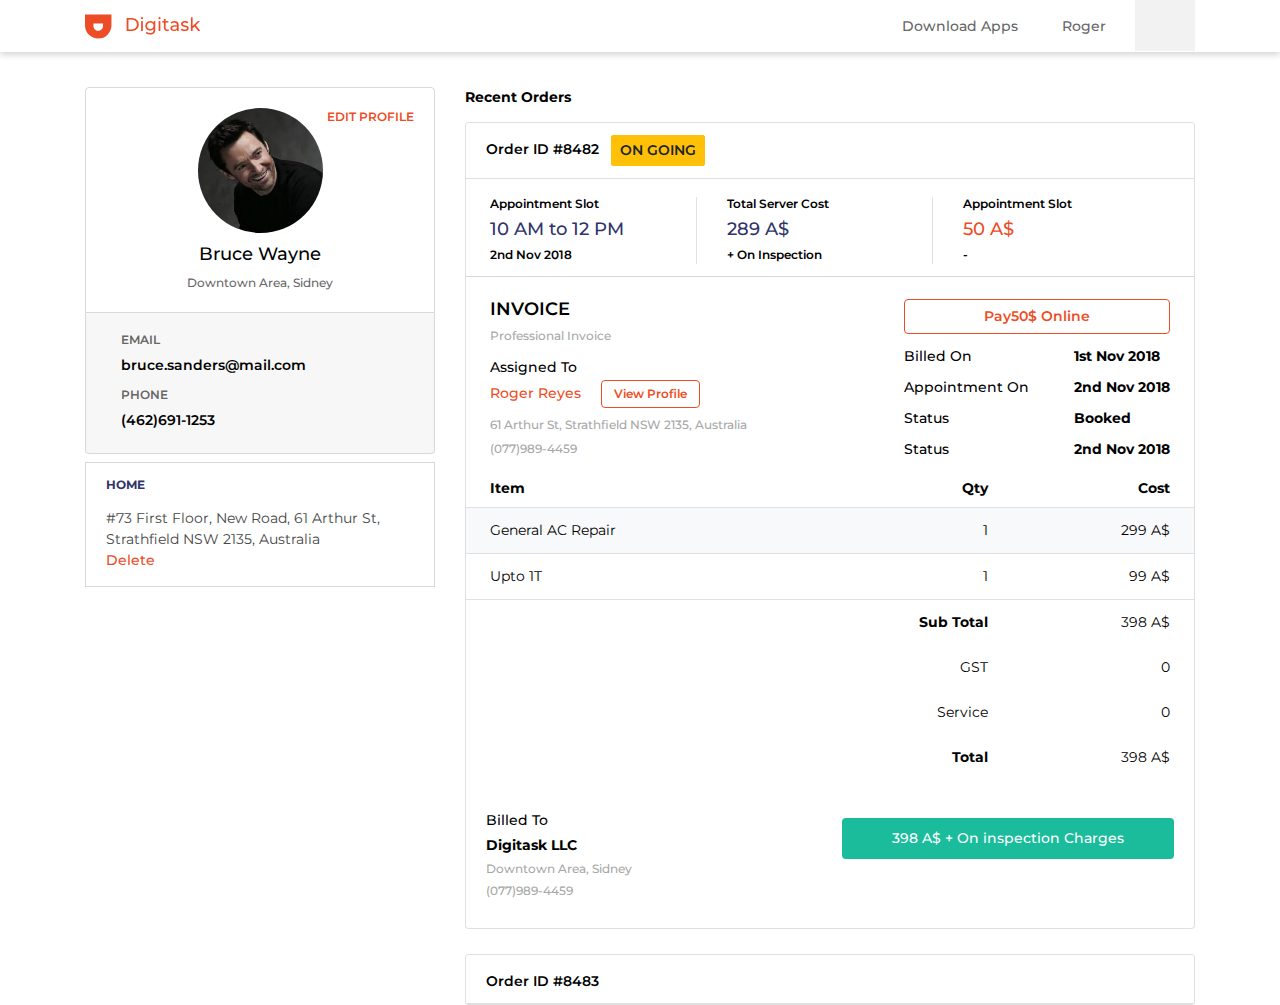
<file: order.html>
<!DOCTYPE html>
<html>

<head>
    <title>order</title>
    <meta name="viewport" content="width=device-width, initial-scale=1.0">
    <link href="https://fonts.googleapis.com/css?family=Montserrat:300,400,500,600,700" rel="stylesheet">
    <link rel="stylesheet" href="https://use.fontawesome.com/releases/v5.7.2/css/all.css" integrity="sha384-fnmOCqbTlWIlj8LyTjo7mOUStjsKC4pOpQbqyi7RrhN7udi9RwhKkMHpvLbHG9Sr"
        crossorigin="anonymous">
    <link type="text/css" rel="stylesheet" href="./css/bootstrap.css">
    <link type="text/css" rel="stylesheet" href="./css/custom.css">
</head>

<body>
    <div class="sidebar hidden-menu" id="main">
        <div class="sidebar-text">
            <div class="text-box">
                <p>cart</p>
                <a href="#" onclick="toggle()">close</a>
            </div>

            <div class="clearfix"></div>
        </div>
        <div class="sidebar-text border-element">
            <div class="text-box">
                <ul>
                    <li><img src="./assets/electronics/ac.png" class="img-fluid"></li>
                    <li>AC Repair</li>
                    <li>99$</li>
                </ul>
            </div>

            <div class="clearfix"></div>
        </div>
        <div class="sidebar-text">
            <div class="text-box border-element">
                <ul>
                    <li><img src="./assets/electronics/ac.png" class="img-fluid"></li>
                    <li>
                        AC Plumbing
                        <p>+ on site inspection</p>
                    </li>
                    <li>99$</li>
                </ul>
            </div>

            <div class="clearfix"></div>
        </div>
        <div class="sidebar-text">
            <div class="text-box border-element">
                <ul>
                    <li><img src="./assets/electronics/ac.png" class="img-fluid"></li>
                    <li>Basic Cost</li>
                    <li>99$</li>
                </ul>
            </div>

            <div class="clearfix"></div>
        </div>
        <div class=" bottom">

            <div class="sidebar-text border-element">
                <div class="text-box">
                    <p>total</p>
                    <p>499 A$</p>
                </div>

                <div class="clearfix"></div>
            </div>

            <div class="check">
                <p>Checkout</p>
            </div>

        </div>
    </div>
    <header>
        <div class="header">
            <div class="container">
                <div class="row">
                    <div class="col-md-2 col-3">
                        <ul>
                            <li>
                                <a href="index.html"> <img src="./assets/logo_top.png"> </a>
                            </li>
                        </ul>
                    </div>
                    <div class="col-md-10 col-9">
                        <ul class="right-navigation">
                            <li><a data-toggle="modal" data-target="#exampleModal">
                                    <i class="fas fa-mobile-alt"></i><span class="d-none d-lg-none d-xl-inline-block">Download
                                        Apps</span>
                                </a></li>
                            <li class="nav-item dropdown">
                                <a class="nav-link " href="#" id="navbarDropdown" role="button" data-toggle="dropdown"
                                    aria-haspopup="true" aria-expanded="false">
                                    <i class="fas fa-user"></i> Roger <i class="fas fa-chevron-down"></i>
                                </a>
                                <div class="dropdown-menu" aria-labelledby="navbarDropdown">
                                    <a class="dropdown-item" href="#">Profile</a>
                                    <a class="dropdown-item" href="#">My Orders</a>
                                    <a class="dropdown-item" href="#">Logout</a>
                                </div>
                            </li>
                            <li class="active-item" onclick="toggle()"><i class="fas fa-shopping-cart"></i></li>
                        </ul>
                    </div>
                </div>
            </div>
        </div>
    </header>
    <section class="recent-orders">
        <div class="container">
            <div class="row">
                <div class="col-md-12 col-lg-4">
                    <div class="top-profile">
                        <img src="./assets/profile_image3.jpg" class="img-fluid">
                        <h4>bruce wayne</h4>
                        <p>downtown area, sidney</p>
                        <p class="edit-prof"><a href="#">edit profile</a></p>
                    </div>
                    <div class="profile-email">
                        <h4>email</h4>
                        <p>bruce.sanders@mail.com</p>
                        <h4>phone</h4>
                        <p>(462)691-1253</p>
                    </div>
                    <div class="address-box mt-2">
                        <h5>Home </h5>
                        <p>#73 First Floor, New Road, 61 Arthur St, Strathfield NSW 2135,
                            Australia
                        </p>
                        <a href="#">Delete</a>
                    </div>
                </div>
                <div class="col-md-12 col-lg-8">
                    <p class="font-weight-bold">Recent orders</p>
                    <div id="accordion" role="tablist">
                        <div class="card login-card">
                            <div class="card-header" role="tab" id="headingOne">
                                <h5 class="mb-0">
                                    <a data-toggle="collapse" href="#collapseOne1" aria-expanded="true" aria-controls="collapseOne1">
                                        Order ID #8482 <button class="btn btn-warning btn-sm ml-2">ON GOING</button><i
                                            class="fas fa-chevron-down float-right"></i></a>
                                    </a>
                                </h5>
                            </div>

                            <div id="collapseOne1" class="collapse show" role="tabpanel" aria-labelledby="headingOne1"
                                data-parent="#accordion">
                                <div class="appointment">
                                    <div class="row">
                                        <div class="col-md-4 col-4">
                                            <div class="border-right">
                                                <h5>appointment slot</h5>
                                                <h4>10 AM to 12 PM</h4>
                                                <p>2nd Nov 2018</p>
                                            </div>
                                        </div>
                                        <div class="col-md-4 col-4">
                                            <div class="border-right">
                                                <h5>total server cost</h5>
                                                <h4>289 A$</h4>
                                                <p>+ On Inspection</p>
                                            </div>
                                        </div>
                                        <div class="col-md-4 col-4">
                                            <h5>appointment slot</h5>
                                            <h4 class="red">50 A$</h4>
                                            <p>-</p>
                                        </div>
                                    </div>
                                </div>
                                <div class="billing-info">
                                    <div class="row">
                                        <div class="col-md-7">
                                            <div class="invoice">
                                                <h4>invoice</h4>
                                                <h5>professional invoice</h5>
                                                <p>Assigned to</p>
                                                <p class="red">roger reyes <button class="new-btn red-outline ml-3 "
                                                        onclick="window.location='profile.html'">view
                                                        profile</button></p>
                                                <h6>61 Arthur St, Strathfield NSW 2135, Australia</h6>
                                                <h6>(077)989-4459</h6>
                                            </div>
                                        </div>
                                        <div class="col-md-5">
                                            <div class="pay-online">
                                                <h4> <button class="new-btn red-outline long mb-1">pay50$ online</button></h4>
                                                <div class="float-left">
                                                    <p>billed on</p>
                                                    <p>Appointment on</p>
                                                    <p>Status</p>
                                                    <p>Status</p>
                                                </div>
                                                <div class="float-right">
                                                    <p>1st Nov 2018</p>
                                                    <p>2nd Nov 2018</p>
                                                    <p>Booked</p>
                                                    <p>2nd Nov 2018</p>

                                                </div>
                                                <div class="clearfix"></div>
                                            </div>
                                        </div>
                                    </div>
                                </div>
                                <table class="table">
                                    <thead>
                                        <tr>
                                            <th>Item</th>
                                            <th>Qty</th>
                                            <th>Cost</th>
                                        </tr>
                                    </thead>
                                    <tbody>
                                        <tr class="bg-light">
                                            <td>general AC repair</td>
                                            <td>1</td>
                                            <td>299 A$</td>
                                        </tr>
                                        <tr>
                                            <td>upto 1T</td>
                                            <td>1</td>
                                            <td>99 A$</td>
                                        </tr>
                                        <tr>
                                            <td></td>
                                            <td class="font-weight-bold">sub total</td>
                                            <td>398 A$</td>
                                        </tr>
                                        <tr class="no-border">
                                            <td></td>
                                            <td>GST</td>
                                            <td>0</td>
                                        </tr>
                                        <tr class="no-border">
                                            <td></td>
                                            <td>service</td>
                                            <td>0</td>
                                        </tr>
                                        <tr class="no-border">
                                            <td></td>
                                            <td class=" font-weight-bold">Total</td>
                                            <td>398 A$</td>
                                        </tr>
                                    </tbody>
                                </table>
                                <div class="row">
                                    <div class="col-md-4 col-5">
                                        <div class="billedTo">
                                            <p>Billed to</p>
                                            <h4>Digitask LLC</h4>
                                            <h6>Downtown Area, Sidney</h6>
                                            <h6>(077)989-4459</h6>
                                        </div>
                                    </div>
                                    <div class="col-md-8 col-7">
                                        <div class="billedTo right">
                                            <button class="new-btn blue mt-2">398 A$ + On inspection Charges</button>
                                        </div>
                                    </div>
                                </div>
                            </div>
                        </div>
                        <div class="card ">
                            <div class="card-header" role="tab" id="headingOne">
                                <h5 class="mb-0">
                                    <a data-toggle="collapse" href="#collapseOne2" aria-expanded="true" aria-controls="collapseOne1">
                                        Order ID #8483 <i class="fas fa-chevron-down float-right"></i></a>
                                    </a>
                                </h5>
                            </div>
                            <div id="collapseOne2" class="collapse" role="tabpanel" aria-labelledby="headingOne2"
                                data-parent="#accordion">
                                <div class="card-body">
                                </div>
                            </div>
                        </div>
                    </div>
                </div>
            </div>
        </div>
    </section>

    <script src="./js/jquery-3.3.1.min.js"></script>
    <script src="./js/bootstrap.bundle.js"></script>
    <script src="./js/bootstrap.js"></script>

    <script>
        function toggle() {
            var a = document.getElementById('main');
            a.classList.toggle('hidden-menu');
        }
    </script>

</body>

</html>
</file>
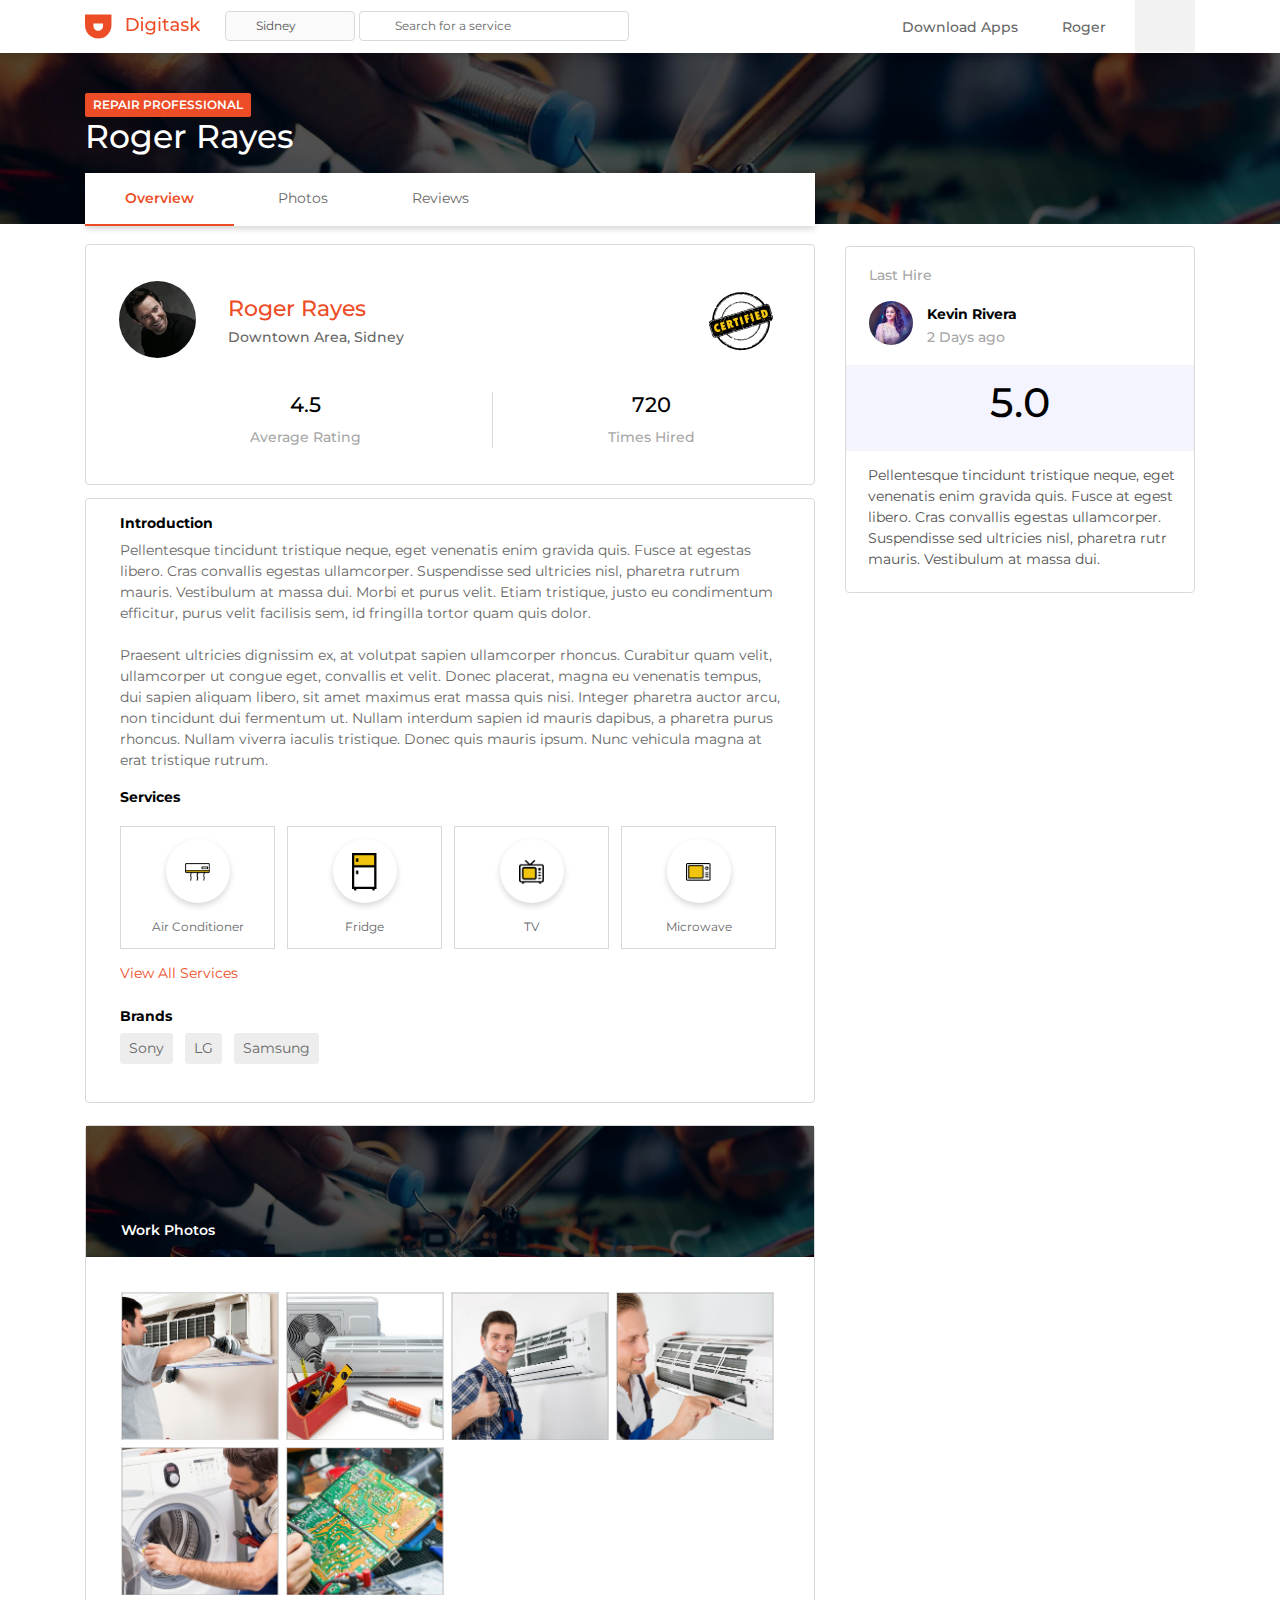
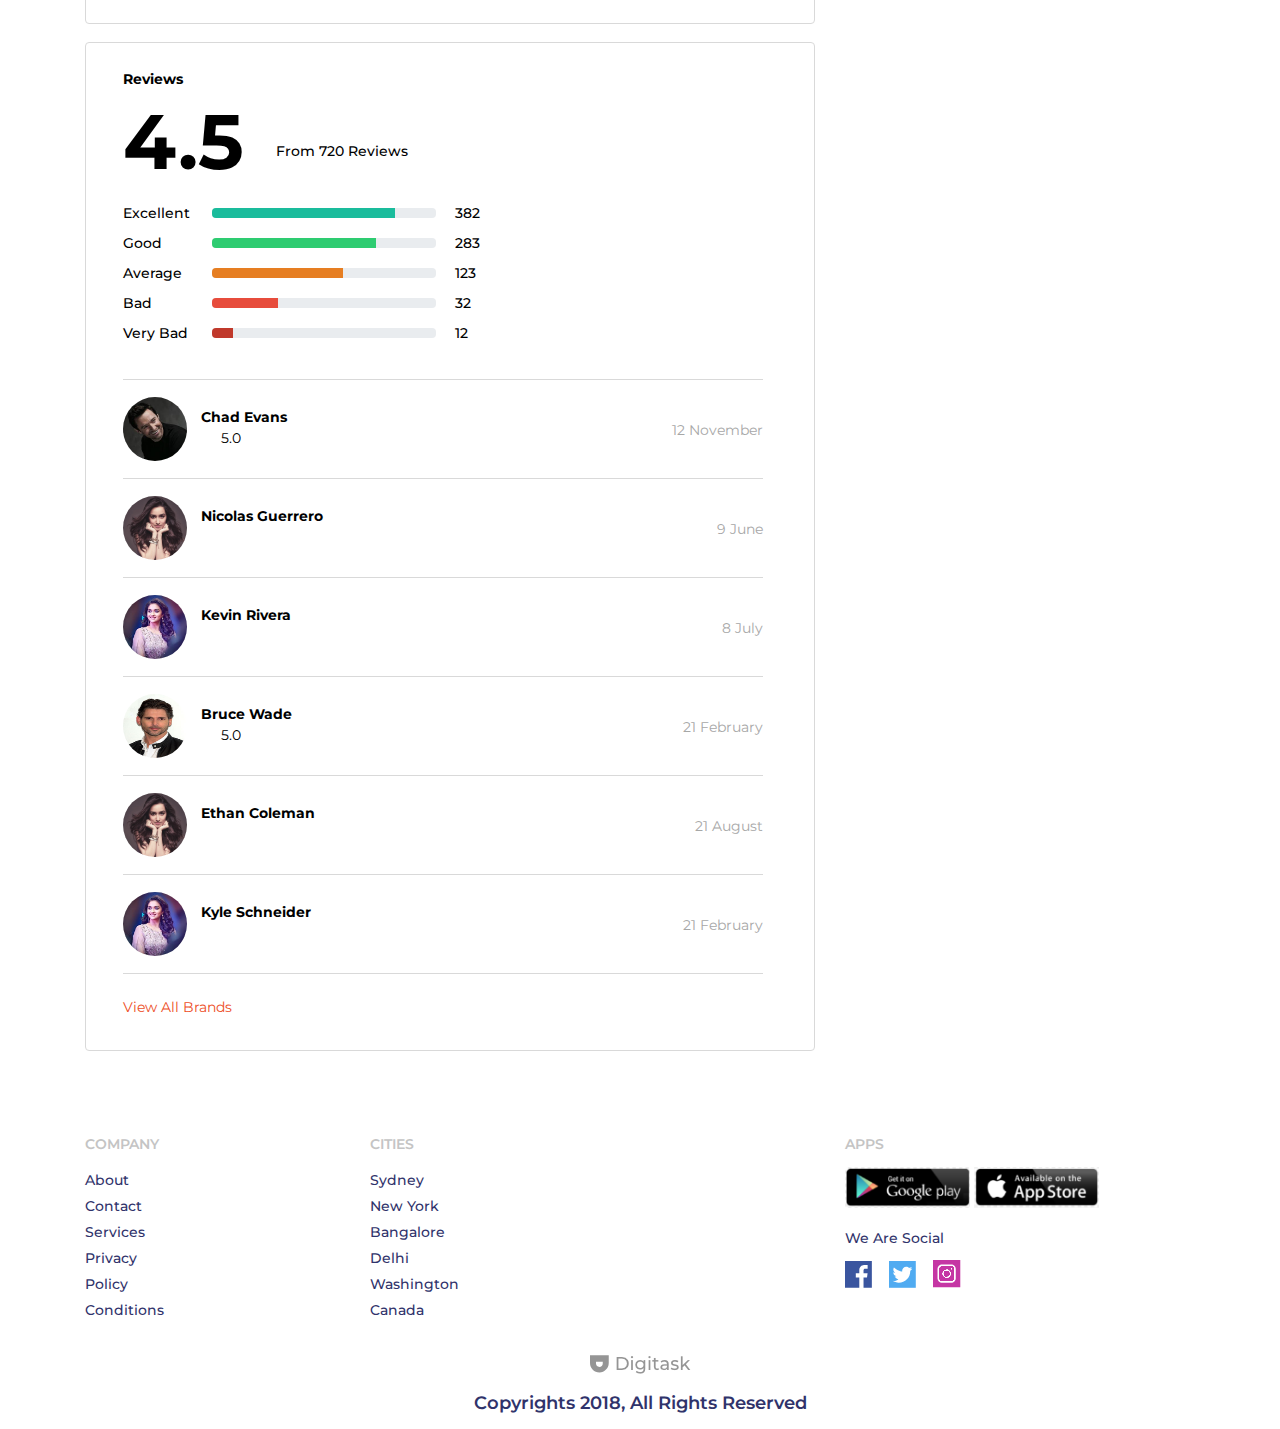
<file: profile.html>
<!DOCTYPE html>
<html>

<head>
    <title>Profile</title>
    <meta name="viewport" content="width=device-width, initial-scale=1.0">
    <link href="https://fonts.googleapis.com/css?family=Montserrat:300,400,500,600,700" rel="stylesheet">
    <link rel="stylesheet" href="https://use.fontawesome.com/releases/v5.7.2/css/all.css" integrity="sha384-fnmOCqbTlWIlj8LyTjo7mOUStjsKC4pOpQbqyi7RrhN7udi9RwhKkMHpvLbHG9Sr"
        crossorigin="anonymous">
    <link type="text/css" rel="stylesheet" href="./css/bootstrap.css">
    <link type="text/css" rel="stylesheet" href="./css/custom.css">
</head>

<body>

    <body>
        <div class="sidebar hidden-menu" id="main">
            <div class="sidebar-text">
                <div class="text-box">
                    <p>cart</p>
                    <a href="#" onclick="toggle()">close</a>
                </div>

                <div class="clearfix"></div>
            </div>
            <div class="sidebar-text border-element">
                <div class="text-box">
                    <ul>
                        <li><img src="./assets/electronics/ac.png" class="img-fluid"></li>
                        <li>AC Repair</li>
                        <li>99$</li>
                    </ul>
                </div>

                <div class="clearfix"></div>
            </div>
            <div class="sidebar-text">
                <div class="text-box border-element">
                    <ul>
                        <li><img src="./assets/electronics/ac.png" class="img-fluid"></li>
                        <li>
                            AC Plumbing
                            <p>+ on site inspection</p>
                        </li>
                        <li>99$</li>
                    </ul>
                </div>

                <div class="clearfix"></div>
            </div>
            <div class="sidebar-text">
                <div class="text-box border-element">
                    <ul>
                        <li><img src="./assets/electronics/ac.png" class="img-fluid"></li>
                        <li>Basic Cost</li>
                        <li>99$</li>
                    </ul>
                </div>

                <div class="clearfix"></div>
            </div>
            <div class=" bottom">

                <div class="sidebar-text border-element">
                    <div class="text-box">
                        <p>total</p>
                        <p>499 A$</p>
                    </div>

                    <div class="clearfix"></div>
                </div>

                <div class="check">
                    <p>Checkout</p>
                </div>

            </div>
        </div>
        <header>
            <div class="header">
                <div class="container">
                    <div class="row">
                        <div class=" col-xl-7 col-md-6 col-2">
                            <ul>
                                <li>
                                    <a href="index.html"> <img src="./assets/logo_top.png"> </a>
                                </li>
                                <li class="d-none d-xl-inline-block">
                                    <i class="fas fa-map-marker-alt nav-icon"></i>
                                    <input type="text" value="Sidney" disabled>
                                </li>
                                <li class="d-none d-xl-inline-block">
                                    <i class="fas fa-search nav-icon extend"></i>
                                    <input type="text" placeholder="Search for a service" class="location">
                                </li>
                            </ul>
                        </div>
                        <div class="col-md-6 col-xl-5 col-10">
                            <ul class="right-navigation">
                                <li><a data-toggle="modal" data-target="#exampleModal">
                                        <i class="fas fa-mobile-alt"></i><span class="d-none d-lg-none d-xl-inline-block">Download
                                            Apps</span>
                                    </a></li>
                                <li class="nav-item dropdown">
                                    <a class="nav-link " href="#" id="navbarDropdown" role="button" data-toggle="dropdown"
                                        aria-haspopup="true" aria-expanded="false">
                                        <i class="fas fa-user"></i> Roger <i class="fas fa-chevron-down"></i>
                                    </a>
                                    <div class="dropdown-menu" aria-labelledby="navbarDropdown">
                                        <a class="dropdown-item" href="#">Profile</a>
                                        <a class="dropdown-item" href="#">My Orders</a>
                                        <a class="dropdown-item" href="#">Logout</a>
                                    </div>
                                </li>
                                <li class="active-item ext" onclick="toggle()"><i class="fas fa-shopping-cart"></i></li>
                            </ul>
                        </div>
                    </div>
                </div>
            </div>
        </header>
        <section class="profile">
            <div class="full-w-img">
                <div class="dark-img">
                    <div class="container">
                        <p>REPAIR PROFESSIONAL</p>
                        <h3>Roger Rayes</h3>
                    </div>
                </div>
            </div>
            <div class="container">
                <div class="row">
                    <div class="col-xl-8 col-md-12">
                        <div class="navigation-tab">
                            <ul>
                                <li class="active"><a href="">overview</a></li>
                                <li><a href="">photos</a></li>
                                <li><a href="">reviews</a></li>
                            </ul>
                        </div>
                        <div class="profile-details">
                            <div class="profile-image">
                                <img src="./assets/profile_image3.jpg">
                            </div>
                            <div class="profile-image-text">
                                <h4>roger rayes</h4>
                                <p>Downtown Area, Sidney</p>
                            </div>
                            <div class="certified-img">
                                <img src="./assets/guarantee/certified.png">
                            </div>
                            <div class="clearfix"></div>
                            <div class="average-rating">
                                <div class="row">
                                    <div class="col-md-6 col-xl-7 col-7">
                                        <div class="rating-inner">
                                            <h4><span class="star"><i class="fas fa-star"></i></span> 4.5</h4>
                                            <p>average rating</p>
                                        </div>
                                    </div>
                                    <div class="col-md-6 col-xl-5 col-5">
                                        <div class="rating-inner border-0">
                                            <h4>720</h4>
                                            <p>times hired</p>
                                        </div>
                                    </div>
                                </div>
                            </div>
                        </div>
                        <div class="intro">
                            <h4>introduction</h4>
                            <p>
                                Pellentesque tincidunt tristique neque, eget venenatis enim gravida quis. Fusce at
                                egestas libero. Cras convallis egestas ullamcorper. Suspendisse sed ultricies nisl,
                                pharetra rutrum mauris. Vestibulum at massa dui. Morbi et purus velit. Etiam tristique,
                                justo eu condimentum efficitur, purus velit facilisis sem, id fringilla tortor quam
                                quis dolor. <br><br> Praesent ultricies dignissim ex, at volutpat sapien ullamcorper
                                rhoncus.
                                Curabitur quam velit, ullamcorper ut congue eget, convallis et velit. Donec placerat,
                                magna eu venenatis tempus, dui sapien aliquam libero, sit amet maximus erat massa quis
                                nisi. Integer pharetra auctor arcu, non tincidunt dui fermentum ut. Nullam interdum
                                sapien id mauris dapibus, a pharetra purus rhoncus. Nullam viverra iaculis tristique.
                                Donec quis mauris ipsum. Nunc vehicula magna at erat tristique rutrum.
                            </p>

                            <h4>services</h4>
                            <div class="services-user">
                                <ul>
                                    <li>
                                        <div class="service-app">
                                            <img src="./assets/electronics/ac.png" class="img-fluid">
                                        </div>
                                        <p>air conditioner</p>
                                    </li>
                                    <li>
                                        <div class="service-app">
                                            <img src="./assets/electronics/fridge.png" class="img-fluid">
                                        </div>
                                        <p>fridge</p>
                                    </li>
                                    <li>
                                        <div class="service-app">
                                            <img src="./assets/electronics/tv.png" class="img-fluid">
                                        </div>
                                        <p>TV</p>
                                    </li>
                                    <li>
                                        <div class="service-app">
                                            <img src="./assets/electronics/microwave.png" class="img-fluid">
                                        </div>
                                        <p>microwave</p>
                                    </li>
                                </ul>
                                <a href="#">view all services</a>
                            </div>
                            <h4>brands</h4>
                            <div class="brand">
                                <button class="btn btn-default btn-sm mr-2">Sony</button>
                                <button class="btn btn-default btn-sm mr-2">LG</button>
                                <button class="btn btn-default btn-sm mr-2">Samsung</button>
                            </div>
                        </div>
                        <div class="photos">
                            <div class="full-w-img">
                                <div class="dark-img">
                                    <h4>work photos</h4>
                                </div>
                            </div>
                            <ul>
                                <li><img src="./assets/Archive/air-conditioning-installation@2x.jpg" class="img-fluid"></li>
                                <li><img src="./assets/Archive/install-an-hvac_airconditioner@2x.jpg" class="img-fluid"></li>
                                <li><img src="./assets/Archive/Tri-City-May-B1@2x.jpg" class="img-fluid"></li>
                                <li><img src="./assets/Archive/air_conditioning_installation@2x.jpg" class="img-fluid"></li>
                                <li><img src="./assets/Archive/washingmachine_srcset-large@2x.jpg" class="img-fluid"></li>
                                <li><img src="./assets/Archive/tv-repair@2x.jpg" class="img-fluid"></li>
                            </ul>
                        </div>
                        <div class="reviews">
                            <h3>reviews</h3>
                            <div class="big-review-box">
                                <div class="big-font">
                                    <h1>4.5</h1>
                                </div>
                                <div class="big-rew">
                                    <ul>
                                        <li><span class="star"><i class="fas fa-star"></i></span></li>
                                        <li><span class="star"><i class="fas fa-star"></i></span></li>
                                        <li><span class="star"><i class="fas fa-star"></i></span></li>
                                        <li><span class="star"><i class="fas fa-star"></i></span></li>
                                        <li><span class="star"><i class="fas fa-star-half-alt"></i></span></li>
                                    </ul>
                                    <p>From 720 reviews</p>
                                </div>
                                <div class="clearfix"></div>
                            </div>
                            <div class="review-bars">
                                <ul>
                                    <li>excellent</li>
                                    <li class="f1">
                                        <div class="progress">
                                            <div class="progress-bar" role="progressbar" aria-valuenow="25"
                                                aria-valuemin="0" aria-valuemax="100"></div>
                                        </div>
                                    </li>
                                    <li><i class="fas fa-user"></i> 382</li>
                                </ul>
                                <ul>
                                    <li>good</li>
                                    <li class="f2">
                                        <div class="progress">
                                            <div class="progress-bar" role="progressbar" aria-valuenow="25"
                                                aria-valuemin="0" aria-valuemax="100"></div>
                                        </div>
                                    </li>
                                    <li><i class="fas fa-user"></i> 283</li>
                                </ul>
                                <ul>
                                    <li>average</li>
                                    <li class="f3">
                                        <div class="progress">
                                            <div class="progress-bar" role="progressbar" aria-valuenow="25"
                                                aria-valuemin="0" aria-valuemax="100"></div>
                                        </div>
                                    </li>
                                    <li><i class="fas fa-user"></i> 123</li>
                                </ul>
                                <ul>
                                    <li>bad</li>
                                    <li class="f4">
                                        <div class="progress">
                                            <div class="progress-bar" role="progressbar" aria-valuenow="25"
                                                aria-valuemin="0" aria-valuemax="100"></div>
                                        </div>
                                    </li>
                                    <li><i class="fas fa-user"></i> 32</li>
                                </ul>
                                <ul>
                                    <li>very bad</li>
                                    <li class="f5">
                                        <div class="progress">
                                            <div class="progress-bar" role="progressbar" aria-valuenow="25"
                                                aria-valuemin="0" aria-valuemax="100"></div>
                                        </div>
                                    </li>
                                    <li><i class="fas fa-user"></i> 12</li>
                                </ul>
                            </div>

                            <div class="user-review">
                                <div class="review-box">
                                    <div class="customer-img">
                                        <img src="./assets/profile_image3.jpg" class="img-fluid">
                                    </div>
                                    <div class="customer-rew">
                                        <p>Chad Evans</p>
                                        <ul>
                                            <li><span class="star"><i class="fas fa-star"></i></span></li>
                                            <li><span class="star"><i class="fas fa-star"></i></span></li>
                                            <li><span class="star"><i class="fas fa-star"></i></span></li>
                                            <li><span class="star"><i class="fas fa-star"></i></span></li>
                                            <li><span class="star"><i class="fas fa-star-half-alt"></i></span></li>
                                            <li>5.0</li>
                                        </ul>
                                    </div>
                                    <div class="rew-date">
                                        <p>12 november</p>
                                    </div>
                                    <div class="clearfix"></div>
                                </div>
                                <div class="review-box">
                                    <div class="customer-img">
                                        <img src="./assets/p3.jpg" class="img-fluid">
                                    </div>
                                    <div class="customer-rew">
                                        <p>Nicolas Guerrero</p>
                                        <ul>
                                            <li><span class="star"><i class="fas fa-star"></i></span></li>
                                            <li><span class="star"><i class="fas fa-star"></i></span></li>
                                            <li><span class="star"><i class="fas fa-star"></i></span></li>
                                            <li><span class="star"><i class="fas fa-star"></i></span></li>
                                            <li><span class="star"><i class="fas fa-star-half-alt"></i></span></li>
                                        </ul>
                                    </div>
                                    <div class="rew-date">
                                        <p>9 june</p>
                                    </div>
                                    <div class="clearfix"></div>
                                </div>
                                <div class="review-box">
                                    <div class="customer-img">
                                        <img src="./assets/p1.jpg" class="img-fluid">
                                    </div>
                                    <div class="customer-rew">
                                        <p>Kevin Rivera</p>
                                        <ul>
                                            <li><span class="star"><i class="fas fa-star"></i></span></li>
                                            <li><span class="star"><i class="fas fa-star"></i></span></li>
                                            <li><span class="star"><i class="fas fa-star"></i></span></li>
                                            <li><span class="star"><i class="fas fa-star"></i></span></li>
                                            <li><span class="star"><i class="fas fa-star-half-alt"></i></span></li>
                                        </ul>
                                    </div>
                                    <div class="rew-date">
                                        <p>8 july</p>
                                    </div>
                                    <div class="clearfix"></div>
                                </div>
                                <div class="review-box">
                                    <div class="customer-img">
                                        <img src="./assets/profile_image.jpg" class="img-fluid">
                                    </div>
                                    <div class="customer-rew">
                                        <p>Bruce Wade</p>
                                        <ul>
                                            <li><span class="star"><i class="fas fa-star"></i></span></li>
                                            <li><span class="star"><i class="fas fa-star"></i></span></li>
                                            <li><span class="star"><i class="fas fa-star"></i></span></li>
                                            <li><span class="star"><i class="fas fa-star"></i></span></li>
                                            <li><span class="star"><i class="fas fa-star-half-alt"></i></span></li>
                                            <li>5.0</li>
                                        </ul>
                                    </div>
                                    <div class="rew-date">
                                        <p>21 february</p>
                                    </div>
                                    <div class="clearfix"></div>
                                </div>
                                <div class="review-box">
                                    <div class="customer-img">
                                        <img src="./assets/p3.jpg" class="img-fluid">
                                    </div>
                                    <div class="customer-rew">
                                        <p>Ethan Coleman</p>
                                        <ul>
                                            <li><span class="star"><i class="fas fa-star"></i></span></li>
                                            <li><span class="star"><i class="fas fa-star"></i></span></li>
                                            <li><span class="star"><i class="fas fa-star"></i></span></li>
                                            <li><span class="star"><i class="fas fa-star"></i></span></li>
                                            <li><span class="star"><i class="fas fa-star-half-alt"></i></span></li>
                                        </ul>
                                    </div>
                                    <div class="rew-date">
                                        <p>21 august</p>
                                    </div>
                                    <div class="clearfix"></div>
                                </div>
                                <div class="review-box">
                                    <div class="customer-img">
                                        <img src="./assets/p1.jpg" class="img-fluid">
                                    </div>
                                    <div class="customer-rew">
                                        <p>Kyle Schneider</p>
                                        <ul>
                                            <li><span class="star"><i class="fas fa-star"></i></span></li>
                                            <li><span class="star"><i class="fas fa-star"></i></span></li>
                                            <li><span class="star"><i class="fas fa-star"></i></span></li>
                                            <li><span class="star"><i class="fas fa-star"></i></span></li>
                                            <li><span class="star"><i class="fas fa-star-half-alt"></i></span></li>
                                        </ul>
                                    </div>
                                    <div class="rew-date">
                                        <p>21 february</p>
                                    </div>
                                    <div class="clearfix"></div>
                                </div>
                                <a href="#">view all brands</a>
                            </div>
                        </div>
                    </div>
                    <div class="col-md-12 col-xl-4">
                        <div class="hiring-details">
                            <div class="last-hire">
                                <h5>last hire</h5>
                                <div class="customer-img small">
                                    <img src="./assets/p1.jpg" class="img-fluid">
                                </div>
                                <div class="customer-rew small">
                                    <p>Kevin Rivera</p>
                                    <h6>2 Days ago</h6>
                                </div>
                                <div class="clearfix"></div>
                            </div>
                            <div class="rating-box">
                                <h1>5.0</h1>
                                <p><span class="star"><i class="fas fa-star"></i></span> <span class="star"><i class="fas fa-star"></i></span>
                                    <span class="star"><i class="fas fa-star"></i></span> <span class="star"><i class="fas fa-star"></i></span>
                                    <span class="star"><i class="fas fa-star"></i></span></p>
                            </div>
                            <div class="rating-text">
                                <p>
                                    Pellentesque tincidunt tristique neque, eget venenatis enim gravida quis. Fusce at
                                    egest libero. Cras convallis egestas ullamcorper. Suspendisse sed ultricies nisl,
                                    pharetra rutr mauris. Vestibulum at massa dui.
                                </p>
                            </div>
                        </div>
                    </div>
                </div>
            </div>

        </section>
        <footer class="footer ext">
            <div class="container">
                <div class="row">
                    <div class="col-md-3 col-6">
                        <p>company</p>
                        <ul>
                            <li>about</li>
                            <li>contact</li>
                            <li>services</li>
                            <li>privacy</li>
                            <li>policy</li>
                            <li>conditions</li>
                        </ul>
                    </div>
                    <div class="col-md-3 col-6">
                        <p>cities</p>
                        <ul>
                            <li>sydney</li>
                            <li>new york</li>
                            <li>bangalore</li>
                            <li>delhi</li>
                            <li>washington</li>
                            <li>canada</li>
                        </ul>
                    </div>
                    <div class="col-md-4 offset-md-2">
                        <p>apps</p>
                        <ul class="foot-img">
                            <li>
                                <img src="./assets/google_play.png" class="img-fluid">
                            </li>
                            <li>
                                <img src="./assets/app_store.png" class="img-fluid">
                            </li>
                        </ul>
                        <h6>we are social</h6>
                        <ul class="social-img">
                            <li><img src="./assets/facebook.png"></li>
                            <li><img src="./assets/twitter.png"></li>
                            <li><img src="./assets/instagram.png"></li>

                        </ul>
                    </div>
                </div>
                <div class="bottom-logo">
                    <div>
                        <img src="./assets/digitask_footer.png" class="img-fluid">
                        <p>Copyrights 2018, All Rights Reserved</p>
                    </div>
                </div>
            </div>
        </footer>


        <script src="./js/jquery-3.3.1.min.js"></script>
        <script src="./js/bootstrap.bundle.js"></script>
        <script src="./js/bootstrap.js"></script>
        <script>
            function toggle() {
                var a = document.getElementById('main');
                a.classList.toggle('hidden-menu');
            }
        </script>

    </body>

</html>
</file>
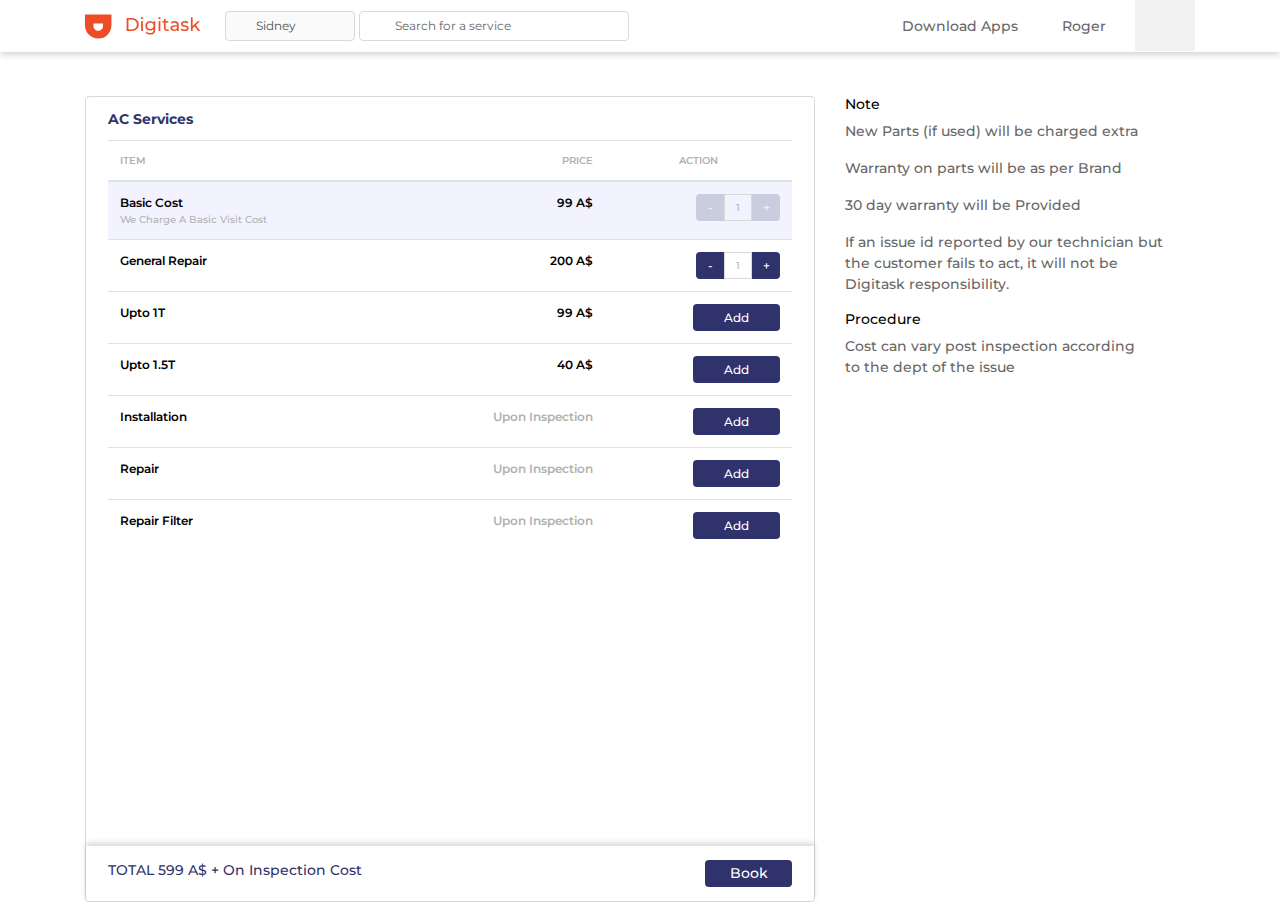
<file: services-booking.html>
<!DOCTYPE html>
<html>

<head>
    <title>Service-book</title>
    <meta name="viewport" content="width=device-width, initial-scale=1.0">
    <link href="https://fonts.googleapis.com/css?family=Montserrat:300,400,500,600,700" rel="stylesheet">
    <link rel="stylesheet" href="https://use.fontawesome.com/releases/v5.7.2/css/all.css" integrity="sha384-fnmOCqbTlWIlj8LyTjo7mOUStjsKC4pOpQbqyi7RrhN7udi9RwhKkMHpvLbHG9Sr"
        crossorigin="anonymous">
    <link type="text/css" rel="stylesheet" href="./css/bootstrap.css">
    <link type="text/css" rel="stylesheet" href="./css/custom.css">
</head>

<body>
    <div class="sidebar hidden-menu" id="main">
        <div class="sidebar-text">
            <div class="text-box">
                <p>cart</p>
                <a href="#" onclick="toggle()">close</a>
            </div>

            <div class="clearfix"></div>
        </div>
        <div class="sidebar-text border-element">
            <div class="text-box">
                <ul>
                    <li><img src="./assets/electronics/ac.png" class="img-fluid"></li>
                    <li>AC Repair</li>
                    <li>99$</li>
                </ul>
            </div>

            <div class="clearfix"></div>
        </div>
        <div class="sidebar-text">
            <div class="text-box border-element">
                <ul>
                    <li><img src="./assets/electronics/ac.png" class="img-fluid"></li>
                    <li>
                        AC Plumbing
                        <p>+ on site inspection</p>
                    </li>
                    <li>99$</li>
                </ul>
            </div>

            <div class="clearfix"></div>
        </div>
        <div class="sidebar-text">
            <div class="text-box border-element">
                <ul>
                    <li><img src="./assets/electronics/ac.png" class="img-fluid"></li>
                    <li>Basic Cost</li>
                    <li>99$</li>
                </ul>
            </div>
            <div class="clearfix"></div>
        </div>
        <div class=" bottom">
            <div class="sidebar-text border-element">
                <div class="text-box">
                    <p>total</p>
                    <p>499 A$</p>
                </div>

                <div class="clearfix"></div>
            </div>

            <div class="check">
                <p>Checkout</p>
            </div>

        </div>
    </div>
    <header>
        <div class="header">
            <div class="container">
                <div class="row">
                    <div class="col-md-7 col-2">
                        <ul>
                            <li>
                                <a href="index.html"> <img src="./assets/logo_top.png"> </a>
                            </li>
                            <li class="d-none d-md-none d-lg-none d-xl-inline-block">
                                <i class="fas fa-map-marker-alt nav-icon"></i>
                                <input type="text" value="Sidney" disabled>
                            </li>
                            <li class="d-none d-md-inline-block">
                                <i class="fas fa-search nav-icon extend"></i>
                                <input type="text" placeholder="Search for a service" class="location">
                            </li>
                        </ul>
                    </div>
                    <div class="col-md-5 col-10">
                        <ul class="right-navigation">
                            <li><a data-toggle="modal" data-target="#exampleModal">
                                    <i class="fas fa-mobile-alt"></i><span class="d-none d-lg-none d-xl-inline-block">Download
                                        Apps</span>
                                </a></li>
                            <li class="nav-item dropdown">
                                <a class="nav-link " href="#" id="navbarDropdown" role="button" data-toggle="dropdown"
                                    aria-haspopup="true" aria-expanded="false">
                                    <i class="fas fa-user"></i> Roger <i class="fas fa-chevron-down"></i>
                                </a>
                                <div class="dropdown-menu" aria-labelledby="navbarDropdown">
                                    <a class="dropdown-item" href="#">Profile</a>
                                    <a class="dropdown-item" href="#">My Orders</a>
                                    <a class="dropdown-item" href="#">Logout</a>
                                </div>
                            </li>
                            <li class="active-item" onclick="toggle()"><i class="fas fa-shopping-cart"></i></li>
                        </ul>
                    </div>
                </div>
            </div>
        </div>
    </header>
    <section class="book-service">
        <div class="container">
            <div class="row">
                <div class="col-md-8">
                    <div class="out-table">
                        <div class="table-content">
                            <h4>
                                AC Services
                            </h4>
                            <table class="table">
                                <thead>
                                    <tr>

                                        <th>item</th>
                                        <th>price</th>
                                        <th>action</th>
                                    </tr>
                                </thead>
                                <tbody>
                                    <tr class="active">

                                        <td>basic cost
                                            <p>We charge a basic visit cost</p>
                                        </td>
                                        <td>99 A$</td>
                                        <td>
                                            <div class="btn-group btn-group-sm" role="group" aria-label="Basic example">
                                                <button type="button" class="new-btn purple grp-btn-left disabled-btn">-</button>
                                                <p>1</p>
                                                <button type="button" class="new-btn purple grp-btn-right disabled-btn">+</button>
                                            </div>
                                        </td>
                                    </tr>
                                    <tr>

                                        <td>general repair</td>
                                        <td>200 A$</td>
                                        <td>
                                            <div class="btn-group btn-group-sm" role="group" aria-label="Basic example">
                                                <button type="button" class="new-btn purple grp-btn-left">-</button>
                                                <p>1</p>
                                                <button type="button" class="new-btn purple grp-btn-right">+</button>
                                            </div>
                                        </td>
                                    </tr>
                                    <tr>
                                        <td>upto 1T</td>
                                        <td>99 A$</td>
                                        <td><button class="new-btn purple tab-btn">Add</button></td>
                                    </tr>
                                    <tr>
                                        <td>upto 1.5T</td>
                                        <td>40 A$</td>
                                        <td><button class="new-btn purple tab-btn">Add</button></td>
                                    </tr>
                                    <tr>
                                        <td>installation</td>
                                        <td class="disabled-text">upon inspection</td>
                                        <td><button class="new-btn purple tab-btn">Add</button></td>
                                    </tr>
                                    <tr>
                                        <td>repair</td>
                                        <td class="disabled-text">upon inspection</td>
                                        <td><button class="new-btn purple tab-btn">Add</button></td>
                                    </tr>
                                    <tr>
                                        <td>repair filter</td>
                                        <td class="disabled-text">upon inspection</td>
                                        <td><button class="new-btn purple tab-btn">Add</button></td>
                                    </tr>
                                </tbody>
                            </table>
                            <div class="booking-bottom">
                                <div class="row">
                                    <div class="col-md-8 col-6">
                                        <p>TOTAL 599 A$ + On Inspection Cost</p>
                                    </div>
                                    <div class="col-md-4 col-6">
                                        <button class="new-btn purple tab-btn" onclick="window.location='login.html'">Book</button>
                                    </div>
                                </div>
                            </div>
                        </div>

                    </div>
                </div>
                <div class="col-md-4">
                    <div class="table-note">
                        <h5>note</h5>
                        <div class="table-details">
                            <div class="check-left">
                                <i class="fas fa-check-circle"></i>
                            </div>
                            <div class="check-right">
                                <p>New Parts (if used) will be charged extra</p>
                            </div>
                            <div class="clearfix"></div>
                            <div class="check-left">
                                <i class="fas fa-check-circle"></i>
                            </div>
                            <div class="check-right">
                                <p>Warranty on parts will be as per Brand</p>
                            </div>
                            <div class="clearfix"></div>
                            <div class="check-left">
                                <i class="fas fa-check-circle"></i>
                            </div>
                            <div class="check-right">
                                <p>30 day warranty will be Provided</p>
                            </div>
                            <div class="clearfix"></div>
                            <div class="check-left">
                                <i class="fas fa-check-circle"></i>
                            </div>
                            <div class="check-right">
                                <p> If an issue id reported by our technician but<br> the
                                    customer fails to act, it will not be Digitask responsibility.</p>
                            </div>
                            <div class="clearfix"></div>
                        </div>
                        <h5>procedure</h5>
                        <p>Cost can vary post inspection according <br> to the dept of the issue</p>
                    </div>
                </div>
            </div>
        </div>
    </section>
    <script src="./js/jquery-3.3.1.min.js"></script>
    <script src="./js/bootstrap.bundle.js"></script>
    <script src="./js/bootstrap.js"></script>
    <script>
        function toggle() {
            var a = document.getElementById('main');
            a.classList.toggle('hidden-menu');
        }
    </script>
</body>

</html>
</file>
<file: css/custom.css>
body {
  font-family: 'Montserrat', sans-serif;
  color: #000;
  background-color: #fff;
  font-size: 14px;
  font-weight: 400; }

.header {
  -webkit-box-shadow: 0px 3px 6px rgba(0, 0, 0, 0.16);
  box-shadow: 0px 3px 6px rgba(0, 0, 0, 0.16);
  position: relative; }
  .header ul {
    list-style: none;
    padding: 0;
    margin: 0; }
    .header ul li {
      display: inline-block;
      line-height: 50px;
      color: #676767;
      position: relative; }
      .header ul li input {
        border: 0;
        height: 30px;
        border-radius: 4px;
        padding: 0 0 0 30px;
        margin-left: 20px;
        border: 1px solid #D9D9D9;
        width: 130px;
        font-size: 12px; }
      .header ul li .location {
        width: 270px;
        margin-left: 0; }
      .header ul li input:focus {
        outline: 0; }
      .header ul li input::-webkit-input-placeholder {
        font-weight: 400;
        color: #676767;
        padding-left: 5px;
        font-size: 12px; }
      .header ul li input:-ms-input-placeholder {
        font-weight: 400;
        color: #676767;
        padding-left: 5px;
        font-size: 12px; }
      .header ul li input::-ms-input-placeholder {
        font-weight: 400;
        color: #676767;
        padding-left: 5px;
        font-size: 12px; }
      .header ul li input::placeholder {
        font-weight: 400;
        color: #676767;
        padding-left: 5px;
        font-size: 12px; }
    .header ul.right-navigation {
      text-align: right; }
      .header ul.right-navigation li {
        padding: 0 15px;
        font-weight: 500;
        cursor: pointer; }
        .header ul.right-navigation li i {
          font-size: 12px;
          padding: 0 5px; }
        .header ul.right-navigation li.active-item {
          color: #30336B;
          background-color: #F2F2F2;
          padding: 0 25px; }
          .header ul.right-navigation li.active-item a {
            color: #30336B;
            text-decoration: none; }
          .header ul.right-navigation li.active-item i {
            font-size: 18px; }
          .header ul.right-navigation li.active-item.ext {
            color: #000; }
            .header ul.right-navigation li.active-item.ext i {
              font-size: 20px; }
      .header ul.right-navigation .nav-link {
        padding: 0;
        color: #676767; }
      .header ul.right-navigation .dropdown-menu {
        padding: 0;
        margin: 0;
        min-width: 191px;
        border-radius: 0;
        font-size: 14px;
        background-clip: unset; }
        .header ul.right-navigation .dropdown-menu .dropdown-item {
          padding: 0px 15px;
          line-height: 40px;
          color: #000;
          font-weight: 500; }
        .header ul.right-navigation .dropdown-menu .dropdown-item:active {
          background-color: #fff; }

.nav-icon {
  position: absolute;
  top: 18px;
  left: 30px; }
  .nav-icon.extend {
    left: 18px;
    top: 21px;
    font-size: 10px; }

.menu {
  background-color: #30336B; }
  .menu .navbar {
    padding: 0; }
  .menu .navbar-expand-lg .navbar-nav .nav-link {
    padding-left: 0;
    padding-right: 20px;
    color: #fff; }
    .menu .navbar-expand-lg .navbar-nav .nav-link i {
      font-size: 12px;
      -webkit-transform: rotateY(180deg);
      transform: rotateY(180deg);
      margin-left: 5px; }
    .menu .navbar-expand-lg .navbar-nav .nav-link.nav-link:last-child {
      padding-right: 0; }
  .menu .dropdown-menu {
    margin: 0;
    padding: 0;
    font-size: 14px;
    color: #fff;
    background-color: #30336B;
    border-radius: 0;
    background-clip: border-box;
    border: 0; }
  .menu .dropdown-item {
    color: #fff;
    line-height: 25px; }
    .menu .dropdown-item.dropdown-item:active {
      background-color: #1B1D4E; }
    .menu .dropdown-item.dropdown-item:hover {
      background-color: #1B1D4E; }

.sidebar {
  width: 320px;
  height: 100vh;
  position: fixed;
  top: 0;
  right: 0;
  background-color: #fff;
  z-index: 3;
  -webkit-box-shadow: 0px 3px 6px rgba(0, 0, 0, 0.16);
  box-shadow: 0px 3px 6px rgba(0, 0, 0, 0.16); }

.bottom {
  position: absolute;
  bottom: 0;
  right: 0;
  width: 100%;
  -webkit-box-shadow: 0px -3px 6px rgba(0, 0, 0, 0.16);
  box-shadow: 0px -3px 6px rgba(0, 0, 0, 0.16); }
  .bottom .sidebar-text .text-box p {
    color: #000;
    text-transform: capitalize; }
  .bottom .sidebar-text .text-box p:last-child {
    float: right; }
  .bottom .check {
    background-color: #30336B;
    text-align: center;
    color: #fff;
    height: 41px; }
    .bottom .check p {
      padding-top: 10px;
      cursor: pointer; }

.hidden-menu {
  display: none; }

.border-element {
  border-top: 1px solid #D9D9D9; }

.sidebar-text {
  padding: 0 15px; }
  .sidebar-text .text-box {
    padding-top: 17px; }
    .sidebar-text .text-box p {
      float: left;
      text-transform: uppercase;
      font-weight: 500;
      color: #676767; }
    .sidebar-text .text-box a {
      float: right;
      color: #ED4D26;
      font-weight: 600;
      text-decoration: none; }
    .sidebar-text .text-box ul {
      list-style: none;
      margin: 0;
      padding: 0 0 17px 0; }
      .sidebar-text .text-box ul li {
        display: inline-block;
        font-weight: 600;
        vertical-align: top; }
        .sidebar-text .text-box ul li p {
          float: none;
          font-size: 12px;
          text-transform: capitalize;
          margin-bottom: 0; }
        .sidebar-text .text-box ul li img {
          width: 20px;
          margin-right: 15px; }
      .sidebar-text .text-box ul li:last-child {
        float: right; }

.hero {
  background-image: url(../assets/main_banner.jpg);
  background-repeat: no-repeat;
  background-size: cover; }
  .hero .banner {
    text-align: center;
    padding: 66px 0 112px 0; }
    .hero .banner h1 {
      font-size: 43px;
      font-weight: 400; }
    .hero .banner h3 {
      font-size: 25px;
      font-weight: 300; }
  .hero ul {
    list-style: none;
    padding: 0;
    margin: 23px 0 0 0; }
    .hero ul li {
      display: inline-block;
      position: relative; }
      .hero ul li .fas {
        position: absolute;
        left: 24px;
        top: 13px; }
      .hero ul li .go {
        position: absolute;
        right: 0;
        bottom: 0; }
      .hero ul li .fa-map-marker-alt {
        font-size: 16px; }
  .hero input {
    border: 0;
    height: 41px;
    border-radius: 4px;
    padding: 0 0 0 35px;
    margin-left: 10px; }
  .hero input:focus {
    outline: 0; }
  .hero input::-webkit-input-placeholder {
    font-weight: 600;
    color: #000;
    padding-left: 5px; }
  .hero input:-ms-input-placeholder {
    font-weight: 600;
    color: #000;
    padding-left: 5px; }
  .hero input::-ms-input-placeholder {
    font-weight: 600;
    color: #000;
    padding-left: 5px; }
  .hero input::placeholder {
    font-weight: 600;
    color: #000;
    padding-left: 5px; }
  .hero .location {
    width: 284px;
    border-top-right-radius: 0;
    border-bottom-right-radius: 0; }
  .hero .location::-webkit-input-placeholder {
    font-weight: 500;
    color: #AAAAAA; }
  .hero .location:-ms-input-placeholder {
    font-weight: 500;
    color: #AAAAAA; }
  .hero .location::-ms-input-placeholder {
    font-weight: 500;
    color: #AAAAAA; }
  .hero .location::placeholder {
    font-weight: 500;
    color: #AAAAAA; }

.new-btn {
  border: 0;
  font-weight: 500;
  border-radius: 4px;
  cursor: pointer; }
  .new-btn.white {
    background-color: #fff;
    height: 41px;
    width: 173px;
    text-align: left;
    padding-left: 20px; }
  .new-btn.red {
    background-color: #ED4D26;
    border-radius: 2px;
    border-top-left-radius: 0;
    border-bottom-left-radius: 0;
    height: 41px;
    color: #fff;
    width: 56px; }
  .new-btn.blue {
    background-color: #1ABC9C;
    color: #fff;
    padding: 10px 50px; }
  .new-btn.yellow {
    background-color: transparent;
    border: 1px solid #F1C40F;
    color: #F1C40F;
    width: 146px;
    height: 41px;
    font-weight: 700;
    font-size: 16px; }
  .new-btn.purple {
    background-color: #30336B;
    color: #fff;
    line-height: 41px;
    width: 100%; }
    .new-btn.purple.outline {
      background-color: transparent;
      color: #30336B;
      border: 1px solid #30336B;
      font-weight: 700;
      margin-bottom: 15px; }
      .new-btn.purple.outline.address-out {
        margin-bottom: 0; }
    .new-btn.purple.b-sm {
      width: 117px;
      line-height: 31px; }
    .new-btn.purple.tab-btn {
      width: 87px;
      line-height: 25px; }
  .new-btn.grp-btn-left {
    line-height: 25px;
    width: 28px;
    border-top-right-radius: 0;
    border-bottom-right-radius: 0; }
  .new-btn.grp-btn-right {
    line-height: 25px;
    width: 28px;
    border-top-left-radius: 0;
    border-bottom-left-radius: 0; }
  .new-btn.disabled-btn {
    opacity: 0.2; }
  .new-btn.fb {
    background-color: #3B5998;
    color: #fff;
    width: 96%;
    line-height: 42px;
    margin-top: 11px; }
    .new-btn.fb.google {
      background-color: #DB4437; }
  .new-btn.map {
    background-color: #eb2f06;
    width: 100%;
    color: #fff;
    line-height: 2.5; }
  .new-btn.red-outline {
    color: #ED4D26;
    border: 1px solid #ED4D26;
    background-color: transparent;
    text-transform: capitalize;
    font-size: 12px;
    font-weight: 600;
    padding: 4px 12px; }
    .new-btn.red-outline.long {
      width: 100%;
      font-size: 14px;
      font-weight: 600;
      padding: 8px 0; }
  .new-btn.new-btn:focus {
    outline: 0; }

.service .image-box {
  position: relative; }
  .service .image-box.full-image img {
    width: 100%; }
  .service .image-box.appliance {
    text-align: center;
    line-height: 124px;
    -webkit-box-shadow: 0 3px 6px rgba(0, 0, 0, 0.16);
    box-shadow: 0 3px 6px rgba(0, 0, 0, 0.16); }
    .service .image-box.appliance img {
      width: auto; }
  .service .image-box.guarantee-img {
    -webkit-box-shadow: 0 3px 6px rgba(0, 0, 0, 0.16);
    box-shadow: 0 3px 6px rgba(0, 0, 0, 0.16);
    border-radius: 50%;
    overflow: hidden;
    width: 80px;
    height: 80px;
    margin: 0 auto; }
  .service .image-box .offer {
    position: absolute;
    right: 0;
    top: 25px;
    text-transform: uppercase;
    width: 78px;
    line-height: 25px;
    background-color: #ED4D26;
    color: #fff;
    font-size: 12px;
    text-align: center;
    border-top-left-radius: 2px;
    border-bottom-left-radius: 2px;
    font-weight: 600; }
  .service .image-box .img-bottom-txt {
    position: absolute;
    width: 100%;
    line-height: 42px;
    text-transform: capitalize;
    text-align: center;
    color: #fff;
    font-weight: 600;
    background-color: rgba(0, 0, 0, 0.68);
    bottom: 0;
    border-bottom-left-radius: 4px;
    border-bottom-right-radius: 4px; }
  .service .image-box p {
    margin-top: 12px;
    margin-bottom: 17px;
    text-align: center;
    text-transform: capitalize;
    font-weight: 500; }
    .service .image-box p.view {
      line-height: 9;
      color: #676767;
      background-color: #F4F4F4;
      margin: 0; }
      .service .image-box p.view a {
        color: #676767; }

.appliance-text {
  text-align: center;
  margin-top: 17px;
  text-transform: capitalize;
  font-weight: 500; }
  .appliance-text.extend {
    font-weight: 600;
    margin-top: 25px;
    font-size: 16px; }

.main-service {
  text-align: center;
  background-color: #fff;
  margin-top: -60px;
  -webkit-box-shadow: 0 3px 6px rgba(0, 0, 0, 0.16);
  box-shadow: 0 3px 6px rgba(0, 0, 0, 0.16);
  padding: 0 50px; }

.img-box {
  text-align: center;
  padding: 35px 0 10px 0; }
  .img-box img {
    width: auto;
    height: 37px; }
  .img-box p {
    margin-top: 13px;
    margin-bottom: 0;
    text-transform: uppercase;
    font-weight: 500; }

.service-text {
  margin-top: 22px;
  margin-bottom: 17px; }
  .service-text .text-box {
    float: left; }
    .service-text .text-box h4 {
      font-size: 14px;
      font-weight: 700;
      margin-bottom: 0; }
    .service-text .text-box p {
      font-size: 14px;
      font-weight: 500;
      color: #939393;
      margin-bottom: 0; }
  .service-text a {
    float: right;
    color: #ED4D26;
    font-weight: 700;
    text-decoration: none; }

.carousel-control-prev,
.carousel-control-next {
  color: #B5B1B1;
  width: 46px;
  height: 46px;
  top: 30px;
  background-color: #fff;
  opacity: 1;
  border-radius: 50%;
  overflow: hidden;
  -webkit-box-shadow: 0 3px 6px rgba(0, 0, 0, 0.16);
  box-shadow: 0 3px 6px rgba(0, 0, 0, 0.16); }
  .carousel-control-prev .fas,
  .carousel-control-next .fas {
    font-size: 18px;
    font-weight: 600; }

.carousel-control-prev {
  left: 0; }

.carousel-control-next {
  right: 0; }

.carousel-control-prev:hover,
.carousel-control-prev:focus,
.carousel-control-next:hover,
.carousel-control-next:focus {
  color: #B5B1B1; }

.demands {
  line-height: 59px;
  margin: 20px 0; }
  .demands .demand-left {
    width: 80%;
    float: left;
    background-color: #30336B;
    color: #fff;
    font-weight: 400;
    font-size: 24px;
    padding-left: 23px;
    border-top-left-radius: 4px;
    border-bottom-left-radius: 4px; }
  .demands .demand-right {
    width: 20%;
    float: left;
    text-align: center;
    background-color: #F1C40F;
    font-weight: 700;
    border-top-right-radius: 4px;
    border-bottom-right-radius: 4px; }

.assist {
  background-color: #30336B;
  padding: 36px 40px 35px 43px;
  border-radius: 4px;
  position: relative; }
  .assist .book-now {
    color: #fff; }
    .assist .book-now h4 {
      margin-top: 26px;
      margin-bottom: 3px;
      font-size: 18px;
      font-weight: 700; }
    .assist .book-now p {
      font-size: 18px;
      font-weight: 400;
      margin-bottom: 21px; }
  .assist .assist-img {
    position: absolute;
    top: -40px;
    right: 10px; }

.guarantee {
  margin: 48px 0;
  border-radius: 4px;
  border: 1px solid #D9D9D9;
  padding: 50px 20px 20px 20px;
  position: relative; }
  .guarantee .digitask-guarantee {
    position: absolute;
    top: -14px;
    left: 30px;
    background-color: #fff;
    font-size: 18px;
    width: auto;
    font-weight: 500;
    padding: 0 10px; }

.review {
  background-color: #30336B;
  padding: 42px 0 30px 0;
  text-align: center; }
  .review button {
    margin-top: 27px; }
  .review p {
    font-size: 25px;
    color: #fff;
    font-weight: 600;
    text-transform: capitalize;
    margin-bottom: 50px; }
  .review .review-box {
    background-color: #fff;
    padding: 12px 28px 15px 28px;
    border-radius: 4px;
    margin-bottom: 5px; }
    .review .review-box p {
      color: #676767;
      font-size: 14px;
      font-weight: 500;
      margin-bottom: 0;
      text-align: left; }
      .review .review-box p i {
        margin-right: 6px; }
    .review .review-box h4 {
      color: #30336B;
      font-size: 17px; }
    .review .review-box hr {
      margin-bottom: 10px; }
    .review .review-box .review-img {
      margin-top: 23px; }
      .review .review-box .review-img img {
        width: 32px;
        height: 32px;
        float: left; }
      .review .review-box .review-img .review-text {
        width: 80%;
        float: left;
        padding: 0 12px; }
        .review .review-box .review-img .review-text p {
          font-size: 10px; }
        .review .review-box .review-img .review-text h5 {
          font-size: 12px;
          text-align: left;
          margin-bottom: 0;
          text-transform: capitalize;
          font-weight: 600; }

.footer {
  margin-top: 60px; }
  .footer p {
    color: #C4C4C4;
    text-transform: uppercase;
    font-weight: 600;
    margin-bottom: 12px; }
  .footer h6 {
    font-size: 14px;
    color: #30336B;
    margin: 22px 0 13px 0;
    font-weight: 500;
    text-transform: capitalize; }
  .footer ul {
    margin: 0;
    padding: 0; }
    .footer ul li {
      list-style: none;
      color: #30336B;
      font-weight: 500;
      text-transform: capitalize;
      line-height: 26px; }
    .footer ul.foot-img li {
      display: inline-block;
      width: 125px; }
    .footer ul.social-img li {
      display: inline-block;
      margin-right: 13px; }
  .footer .bottom-logo {
    text-align: center;
    margin-top: 30px; }
    .footer .bottom-logo p {
      font-size: 18px;
      color: #30336B;
      margin-top: 15px;
      text-transform: capitalize; }
  .footer.ext {
    margin-top: 83px; }

.custom-w {
  width: 400px;
  position: relative; }
  .custom-w .or {
    position: absolute;
    bottom: 96px;
    padding: 0 5px;
    left: 47%;
    color: #676767;
    background-color: #fff;
    font-weight: 600; }
    .custom-w .or.or1 {
      bottom: 225px; }
  .custom-w h5 {
    font-weight: 700;
    font-size: 14px; }

.login-or {
  position: absolute;
  bottom: 210px;
  left: 44%;
  background-color: #fff;
  font-weight: 500;
  padding: 0 15px;
  color: #676767; }

.service-items ul {
  list-style: none;
  padding: 0;
  margin: 0;
  overflow: auto; }
  .service-items ul li {
    width: 33.3%;
    float: left; }
    .service-items ul li .service-item-img {
      margin: 5px;
      border: 1px solid #D9D9D9;
      text-align: center;
      height: 81px;
      padding-top: 18px; }
      .service-items ul li .service-item-img p {
        margin-bottom: 0;
        font-size: 12px;
        color: #676767;
        font-weight: 500;
        text-transform: capitalize;
        margin-top: 6px;
        line-height: 14px; }
      .service-items ul li .service-item-img img {
        width: auto;
        height: 25px; }
      .service-items ul li .service-item-img.active-ser {
        border: 1px solid #F1C40F; }

.bottom-btn {
  margin-top: 76px;
  text-align: right;
  padding-right: 5px; }

.modal-header {
  padding-bottom: 10px; }

.form-modal {
  font-weight: 600; }
  .form-modal p {
    margin-bottom: 12px;
    text-align: center; }
  .form-modal h5 {
    color: #30336B;
    font-size: 14px;
    font-weight: 600;
    margin-bottom: 11px; }
  .form-modal input {
    width: 100%;
    border-radius: 4px;
    border: 1px solid #30336B;
    line-height: 42px;
    margin-bottom: 16px;
    padding-left: 15px; }
  .form-modal input:focus {
    outline: 0; }
  .form-modal input::-webkit-input-placeholder {
    color: #30336B;
    font-size: 14px;
    font-weight: 700; }
  .form-modal input:-ms-input-placeholder {
    color: #30336B;
    font-size: 14px;
    font-weight: 700; }
  .form-modal input::-ms-input-placeholder {
    color: #30336B;
    font-size: 14px;
    font-weight: 700; }
  .form-modal input::placeholder {
    color: #30336B;
    font-size: 14px;
    font-weight: 700; }
  .form-modal .modal-foot {
    margin-top: 33px;
    border-top: 1px solid #D9D9D9;
    padding-top: 33px;
    position: relative; }
    .form-modal .modal-foot p {
      text-align: left;
      color: #30336B;
      font-weight: 700;
      margin-bottom: 0; }
    .form-modal .modal-foot h5 {
      text-align: center;
      font-size: 14px;
      color: #676767;
      font-weight: 500;
      margin-top: 20px;
      margin-bottom: 15px;
      text-transform: capitalize; }
  .form-modal ul {
    list-style: none;
    padding: 0;
    margin: 0;
    overflow: auto; }
    .form-modal ul li {
      float: left;
      width: 50%; }
      .form-modal ul li img {
        width: 173px; }
    .form-modal ul li:last-child {
      text-align: right; }

.book-service {
  margin-top: 44px; }

.out-table {
  height: calc(100vh - 94px);
  border-radius: 4px;
  border: 1px solid #D9D9D9;
  position: relative; }
  .out-table .booking-bottom {
    position: absolute;
    width: 100%;
    left: 0;
    bottom: 0;
    -webkit-box-shadow: 0px -3px 6px rgba(0, 0, 0, 0.16);
    box-shadow: 0px -3px 6px rgba(0, 0, 0, 0.16);
    padding: 14px 22px; }
    .out-table .booking-bottom p {
      margin-bottom: 0;
      color: #30336B;
      font-weight: 500; }
    .out-table .booking-bottom button {
      float: right; }

.table-content {
  padding: 14px 22px; }
  .table-content h4 {
    font-size: 14px;
    color: #30336B;
    font-weight: 700;
    margin-bottom: 12px; }
  .table-content .table th {
    text-transform: uppercase;
    font-size: 10px;
    color: #B1B1B1;
    font-weight: 600; }
  .table-content .table .active {
    background-color: #F2F3FF; }
  .table-content .table th:nth-child(2) {
    text-align: right; }
  .table-content .table th:nth-child(3) {
    text-align: center; }
  .table-content .table td {
    font-size: 12px;
    font-weight: 600;
    text-transform: capitalize; }
    .table-content .table td .btn-group p {
      line-height: 25px;
      width: 28px;
      border: 1px solid #D9D9D9;
      text-align: center; }
    .table-content .table td p {
      font-size: 10px;
      color: #B1B1B1;
      font-weight: 500;
      margin-bottom: 0; }
  .table-content .table td:nth-child(2) {
    text-align: right; }
  .table-content .table td:nth-child(3) {
    text-align: right; }
  .table-content .table .disabled-text {
    color: #B1B1B1; }

.table-note h5 {
  font-size: 14px;
  font-weight: 500;
  text-transform: capitalize; }

.table-note p {
  font-size: 14px;
  color: #676767;
  font-weight: 500; }

.table-note .check-left {
  float: left;
  width: 7%; }
  .table-note .check-left i {
    color: #6AC259; }

.table-note .check-right {
  float: left;
  width: 93%; }

.confirm-book {
  background-color: #F4F4FF;
  padding-top: 50px; }
  .confirm-book .card {
    margin-top: 25px; }
    .confirm-book .card.login-card {
      margin-top: 0px; }
      .confirm-book .card.login-card .collapse .card-body {
        padding-bottom: 35px; }
  .confirm-book .add-address {
    width: 141px;
    margin-top: 13px; }
  .confirm-book .months .form-control {
    color: #000;
    font-weight: 500; }
  .confirm-book .months .form-control:focus {
    border-color: #30336B;
    -webkit-box-shadow: none;
    box-shadow: none; }
  .confirm-book .date-range {
    margin-top: 23px;
    text-align: center; }
    .confirm-book .date-range .date-grid .date {
      margin: 5px;
      border: 1px solid #D9D9D9;
      color: #30336B; }
      .confirm-book .date-range .date-grid .date h4 {
        padding-top: 10px;
        font-size: 23px; }
      .confirm-book .date-range .date-grid .date p {
        margin-bottom: 8px;
        font-weight: 500;
        text-transform: uppercase; }
    .confirm-book .date-range .date-grid .date:hover {
      background-color: #30336B;
      color: #fff;
      cursor: pointer; }
  .confirm-book .card-header {
    background-color: #fff; }
    .confirm-book .card-header a {
      text-decoration: none;
      color: #30336B;
      font-size: 14px;
      font-weight: 600;
      display: block; }
      .confirm-book .card-header a i {
        color: #676767;
        font-size: 23px; }
  .confirm-book .time-slots {
    margin-top: 22px; }
    .confirm-book .time-slots p {
      color: #30336B;
      font-weight: 600;
      text-transform: capitalize; }
    .confirm-book .time-slots ul {
      list-style: none;
      padding: 0;
      margin: 0; }
      .confirm-book .time-slots ul li {
        display: inline-block;
        margin-right: 10px;
        border: 1px solid #D9D9D9;
        color: #30336B;
        font-weight: 600;
        padding: 5px 20px; }
      .confirm-book .time-slots ul li:hover {
        background-color: #30336B;
        color: #fff; }

.address-box {
  border: 1px solid #D9D9D9;
  padding: 15px 20px; }
  .address-box h5 {
    font-size: 12px;
    font-weight: 700;
    color: #30336B;
    text-transform: uppercase; }
  .address-box p {
    color: #464646;
    margin-top: 15px;
    margin-bottom: 0; }
  .address-box a {
    text-decoration: none;
    color: #ED4D26;
    font-weight: 500; }

.profile-pic {
  background-color: #fff;
  border-radius: 4px;
  border: 1px solid #D9D9D9;
  padding: 22px; }

.img-profile {
  width: 48px;
  float: left; }

.txt-profile {
  width: 40%;
  float: left;
  padding: 5px 0 0 5px;
  margin-left: 10px; }
  .txt-profile h6 {
    font-size: 14px;
    font-weight: 600;
    text-transform: capitalize;
    margin-bottom: 5px; }
  .txt-profile p {
    font-size: 12px;
    font-weight: 600;
    color: #676767;
    margin-bottom: 0; }

.profile-logout a {
  color: #ED4D26;
  text-decoration: none;
  font-weight: 700;
  font-size: 12px; }

.payment ul {
  list-style: none;
  padding: 20px 24px 20px 35px;
  margin: 0;
  background-color: #fff;
  margin-top: 25px;
  -webkit-box-shadow: 0 3px 6px rgba(0, 0, 0, 0.16);
  box-shadow: 0 3px 6px rgba(0, 0, 0, 0.16); }
  .payment ul li {
    display: inline-block;
    color: #30336B;
    text-transform: capitalize;
    font-weight: 600;
    margin-right: 35px; }
    .payment ul li img {
      width: 30px; }
  .payment ul li:last-child {
    float: right;
    margin-right: 0; }

.button-book {
  margin: 23px 0 52px 0;
  width: 299px;
  height: 46px; }

.billing-table {
  background-color: #fff;
  border-radius: 4px;
  border: 1px solid #D9D9D9; }
  .billing-table .table {
    margin-bottom: 0; }
    .billing-table .table .total-tab {
      background-color: #f8f9fa; }
      .billing-table .table .total-tab td {
        border: 0;
        color: #B1B1B1;
        padding-top: 10px; }
      .billing-table .table .total-tab.ext td {
        font-weight: 700; }
      .billing-table .table .total-tab.ext.ext-end td {
        padding-bottom: 30px; }
    .billing-table .table th {
      border-top: none;
      border-bottom: none;
      padding-left: 28px;
      color: #30336B;
      font-weight: 700;
      text-transform: capitalize; }
    .billing-table .table td:nth-child(2) {
      text-align: right; }
    .billing-table .table td {
      padding-left: 28px;
      padding-right: 28px;
      text-transform: capitalize;
      font-weight: 600; }

.map-location {
  position: relative; }
  .map-location .search-wrapper {
    position: absolute;
    top: 72px;
    left: 10px;
    width: 50%; }
    .map-location .search-wrapper i {
      top: 10px;
      left: 7px;
      position: absolute; }
    .map-location .search-wrapper input {
      border: 0;
      height: 35px;
      padding: 0 0 0 20px;
      -webkit-box-shadow: 0 3px 6px rgba(0, 0, 0, 0.16);
      box-shadow: 0 3px 6px rgba(0, 0, 0, 0.16);
      width: 80%; }
    .map-location .search-wrapper input:focus {
      outline: 0; }
    .map-location .search-wrapper input::-webkit-input-placeholder {
      font-weight: 400;
      color: #676767;
      padding-left: 5px; }
    .map-location .search-wrapper input:-ms-input-placeholder {
      font-weight: 400;
      color: #676767;
      padding-left: 5px; }
    .map-location .search-wrapper input::-ms-input-placeholder {
      font-weight: 400;
      color: #676767;
      padding-left: 5px; }
    .map-location .search-wrapper input::placeholder {
      font-weight: 400;
      color: #676767;
      padding-left: 5px; }
  .map-location iframe {
    width: 100%;
    height: 265px;
    border: 0;
    vertical-align: top; }
  .map-location p {
    background-color: #30336B;
    color: #fff;
    padding: 15px 20px;
    margin-bottom: 0; }

.address-form {
  margin: 10px; }
  .address-form .form-control {
    border: 1px solid #30336B; }
  .address-form .form-control:focus {
    -webkit-box-shadow: none;
    box-shadow: none;
    border-color: #30336B; }
  .address-form .custom-select {
    border: 1px solid #30336B; }
  .address-form .custom-select:focus {
    -webkit-box-shadow: none;
    box-shadow: none;
    border-color: #30336B; }

.recent-orders {
  margin-top: 35px; }
  .recent-orders .card {
    margin-top: 25px; }
    .recent-orders .card.login-card {
      margin-top: 14px; }
  .recent-orders .card-header {
    background-color: #fff; }
    .recent-orders .card-header a {
      text-decoration: none;
      font-size: 14px;
      color: #000;
      font-weight: 600; }
      .recent-orders .card-header a i {
        color: #676767;
        font-size: 23px; }
      .recent-orders .card-header a button {
        font-weight: 600;
        border-radius: 2px; }
  .recent-orders p {
    text-transform: capitalize;
    margin-bottom: 0; }
  .recent-orders .table {
    text-transform: capitalize;
    margin-bottom: 0; }
    .recent-orders .table th {
      border-top: none;
      border-bottom: none;
      padding: 8px 24px; }
    .recent-orders .table td {
      padding-left: 24px;
      padding-right: 24px; }
    .recent-orders .table .no-border td {
      border: none; }
    .recent-orders .table th:nth-child(2) {
      text-align: right; }
    .recent-orders .table th:nth-child(3) {
      text-align: right; }
    .recent-orders .table td:nth-child(2) {
      text-align: right; }
    .recent-orders .table td:nth-child(3) {
      text-align: right; }
  .recent-orders .billedTo {
    padding: 30px 20px 22px 20px; }
    .recent-orders .billedTo p {
      font-size: 14px;
      font-weight: 500;
      margin-bottom: 6px; }
    .recent-orders .billedTo h4 {
      font-size: 14px;
      font-weight: 700; }
    .recent-orders .billedTo h6 {
      font-size: 12px;
      font-weight: 500;
      color: #A7A7A7; }
    .recent-orders .billedTo.right {
      text-align: right; }

.top-profile {
  position: relative;
  border: 1px solid #D9D9D9;
  border-top-left-radius: 4px;
  border-top-right-radius: 4px;
  text-align: center;
  padding: 20px; }
  .top-profile img {
    height: 125px;
    width: 125px;
    border-radius: 50%; }
  .top-profile h4 {
    font-size: 18px;
    margin-top: 11px;
    text-transform: capitalize; }
  .top-profile p {
    font-size: 12px;
    text-transform: capitalize;
    color: #676767;
    font-weight: 500;
    margin-bottom: 0; }
  .top-profile .edit-prof {
    position: absolute;
    top: 0;
    right: 0;
    padding: 20px; }
    .top-profile .edit-prof a {
      text-transform: uppercase;
      color: #ED4D26;
      text-decoration: none;
      font-size: 12px;
      font-weight: 600; }

.profile-email {
  border: 1px solid #D9D9D9;
  border-top: none;
  background-color: #F7F7F7;
  padding: 20px 35px 10px 35px;
  border-bottom-left-radius: 4px;
  border-bottom-right-radius: 4px; }
  .profile-email h4 {
    text-transform: uppercase;
    font-size: 12px;
    font-weight: 600;
    color: #676767; }
  .profile-email p {
    font-size: 14px;
    font-weight: 600;
    margin-bottom: 12px;
    text-transform: none; }

.appointment {
  margin: 18px 24px 12px 24px; }
  .appointment h5 {
    font-size: 12px;
    text-transform: capitalize;
    font-weight: 600; }
  .appointment h4 {
    font-size: 18px;
    color: #30336B;
    font-weight: 500;
    margin-bottom: 5px; }
  .appointment p {
    font-size: 12px;
    font-weight: 600; }
  .appointment .red {
    color: #ED4D26; }

.red {
  color: #ED4D26; }

.billing-info {
  padding: 22px 24px 0 24px;
  border-top: 1px solid #D9D9D9; }
  .billing-info .invoice h4 {
    font-size: 18px;
    text-transform: uppercase;
    font-weight: 600; }
  .billing-info .invoice h6 {
    font-size: 12px;
    text-transform: capitalize;
    color: #A7A7A7;
    margin-top: 10px;
    margin-bottom: 0; }
  .billing-info .invoice h5 {
    font-size: 12px;
    text-transform: capitalize;
    color: #A7A7A7;
    margin-bottom: 14px; }
  .billing-info .invoice p {
    font-size: 14px;
    text-transform: capitalize;
    font-weight: 500;
    margin-bottom: 2px; }
  .billing-info .pay-online p {
    font-weight: 500;
    margin-bottom: 10px; }
  .billing-info .pay-online .float-right p {
    font-weight: 700; }

.full-w-img {
  background-image: url(../assets/computer-repair.jpg);
  background-size: cover;
  background-position: center;
  background-repeat: no-repeat; }
  .full-w-img .dark-img {
    background-color: rgba(0, 0, 0, 0.68); }
  .full-w-img p {
    margin-top: 40px;
    display: inline-block;
    font-size: 12px;
    background-color: #ED4D26;
    color: #fff;
    padding: 3px 8px;
    border-radius: 2px;
    font-weight: 600;
    margin-bottom: 0; }
  .full-w-img h3 {
    font-size: 33px;
    color: #fff;
    font-weight: 500;
    padding-bottom: 67px; }

.navigation-tab ul {
  list-style: none;
  padding: 0;
  margin: 0;
  background-color: #fff;
  margin-top: -59px;
  -webkit-box-shadow: 0 3px 6px rgba(0, 0, 0, 0.16);
  box-shadow: 0 3px 6px rgba(0, 0, 0, 0.16); }
  .navigation-tab ul li {
    display: inline-block;
    padding: 15px 40px; }
    .navigation-tab ul li a {
      text-decoration: none;
      color: #676767;
      text-transform: capitalize; }
    .navigation-tab ul li.active {
      border-bottom: 2px solid #ED4D26; }
      .navigation-tab ul li.active a {
        color: #ED4D26;
        font-weight: 600; }

.profile-details {
  margin-top: 18px;
  border-radius: 4px;
  border: 1px solid #D9D9D9;
  padding: 36px 33px; }
  .profile-details .profile-image {
    float: left; }
    .profile-details .profile-image img {
      width: 77px;
      height: 77px;
      border-radius: 50%; }
  .profile-details .profile-image-text {
    float: left;
    padding: 15px 32px; }
    .profile-details .profile-image-text h4 {
      color: #ED4D26;
      font-size: 22px;
      font-weight: 500;
      text-transform: capitalize;
      margin-bottom: 5px; }
    .profile-details .profile-image-text p {
      color: #676767;
      font-weight: 500;
      text-transform: capitalize; }
  .profile-details .certified-img {
    float: right; }
  .profile-details .average-rating {
    margin-top: 13px;
    text-align: center; }
    .profile-details .average-rating .rating-inner {
      border-right: 1px solid #D9D9D9; }
      .profile-details .average-rating .rating-inner h4 {
        font-size: 21px;
        font-weight: 500;
        margin-bottom: 10px; }
      .profile-details .average-rating .rating-inner p {
        text-transform: capitalize;
        font-weight: 500;
        color: #A7A7A7;
        margin-bottom: 0; }

.intro {
  margin-top: 13px;
  border-radius: 4px;
  border: 1px solid #D9D9D9;
  padding: 16px 28px 38px 34px; }
  .intro h4 {
    font-weight: 700;
    font-size: 14px;
    text-transform: capitalize;
    margin-bottom: 8px; }
  .intro p {
    color: #676767;
    margin-bottom: 18px; }

.services-user {
  margin-top: 20px; }
  .services-user ul {
    list-style: none;
    padding: 0;
    margin: 0; }
    .services-user ul li {
      display: inline-block;
      border: 1px solid #D9D9D9;
      padding: 12px 30px;
      width: 155px;
      margin-right: 8px; }
      .services-user ul li p {
        margin-top: 15px;
        margin-bottom: 0;
        text-transform: capitalize;
        font-size: 12px;
        text-align: center; }
  .services-user a {
    text-decoration: none;
    color: #ED4D26;
    text-transform: capitalize;
    margin: 14px 0 24px 0;
    display: inline-block;
    font-weight: 400; }

.service-app {
  line-height: 64px;
  width: 64px;
  -webkit-box-shadow: 0 3px 6px rgba(0, 0, 0, 0.16);
  box-shadow: 0 3px 6px rgba(0, 0, 0, 0.16);
  margin: 0 auto;
  border-radius: 50%;
  text-align: center; }
  .service-app img {
    width: 38%; }

.star i {
  color: #EFCE4A;
  font-size: 17px; }

.btn-default {
  background-color: #EDEDED;
  color: #676767; }

.photos {
  margin-top: 22px;
  border-radius: 4px;
  border: 1px solid #D9D9D9; }
  .photos h4 {
    color: #fff;
    text-transform: capitalize;
    font-weight: 600;
    padding: 96px 0 19px 35px;
    margin-bottom: 0;
    font-size: 14px; }
  .photos ul {
    list-style: none;
    margin: 0;
    padding: 28px 35px; }
    .photos ul li {
      display: inline-block;
      border: 0.2px solid #D9D9D9;
      width: 158px;
      height: 148px;
      margin-right: 3px;
      margin-top: 7px; }

.reviews {
  margin-top: 18px;
  border-radius: 4px;
  border: 1px solid #D9D9D9;
  padding: 28px 51px 32px 37px; }
  .reviews h3 {
    font-size: 14px;
    font-weight: 700;
    text-transform: capitalize;
    margin-bottom: 7px; }
  .reviews a {
    text-decoration: none;
    color: #ED4D26;
    margin-top: 23px;
    text-transform: capitalize;
    display: inline-block; }

.big-review-box .big-font {
  width: 20%;
  float: left; }
  .big-review-box .big-font h1 {
    font-size: 77px;
    font-weight: bold; }

.big-review-box .big-rew {
  width: 70%;
  float: left;
  margin-left: 25px;
  padding: 25px 0; }
  .big-review-box .big-rew ul {
    list-style: none;
    padding: 0;
    margin: 0; }
    .big-review-box .big-rew ul li {
      display: inline-block; }
  .big-review-box .big-rew p {
    font-weight: 500;
    text-transform: capitalize; }

.review-bars ul {
  list-style: none;
  padding: 0;
  margin: 0;
  margin-bottom: 9px; }
  .review-bars ul li {
    display: inline-block;
    font-weight: 500;
    text-transform: capitalize;
    margin-right: 15px; }
    .review-bars ul li .progress {
      width: 224px;
      height: 10px; }
    .review-bars ul li i {
      font-size: 10px; }
  .review-bars ul li:first-child {
    width: 70px; }

.review-bars .f1 .progress-bar {
  width: 183px;
  background-color: #1ABC9C; }

.review-bars .f2 .progress-bar {
  width: 164px;
  background-color: #2ECC71; }

.review-bars .f3 .progress-bar {
  width: 131px;
  background-color: #E67E22; }

.review-bars .f4 .progress-bar {
  width: 66px;
  background-color: #E74C3C; }

.review-bars .f5 .progress-bar {
  width: 21px;
  background-color: #C0392B; }

.user-review {
  margin-top: 35px;
  border-top: 1px solid #D9D9D9; }

.review-box {
  padding: 17px 0;
  border-bottom: 1px solid #D9D9D9; }

.customer-img {
  height: 64px;
  width: 64px;
  float: left; }
  .customer-img img {
    border-radius: 50%;
    width: 100%;
    height: 100%; }
  .customer-img.small {
    height: 44px;
    width: 44px; }

.customer-rew {
  float: left;
  margin-left: 14px; }
  .customer-rew ul {
    list-style: none;
    margin: 0;
    padding: 0; }
    .customer-rew ul li {
      display: inline-block; }
      .customer-rew ul li .star i {
        font-size: 12px; }
  .customer-rew p {
    margin-bottom: 0;
    margin-top: 10px;
    font-weight: 700;
    font-size: 14px; }
  .customer-rew.small p {
    margin: 3px 0 0 0;
    font-size: 14px; }
  .customer-rew.small h6 {
    color: #A7A7A7;
    font-size: 14px;
    font-weight: 500;
    margin: 4px 0 0 0; }

.rew-date {
  float: right; }
  .rew-date p {
    margin-bottom: 0;
    margin-top: 23px;
    color: #A7A7A7;
    text-transform: capitalize; }

.hiring-details {
  border-radius: 4px;
  border: 1px solid #D9D9D9;
  margin-top: 14px; }

.last-hire {
  padding: 20px 0 19px 23px; }
  .last-hire h5 {
    font-size: 14px;
    color: #A7A7A7;
    text-transform: capitalize;
    margin-bottom: 18px; }

.rating-box {
  text-align: center;
  padding: 13px 0 19px 0;
  background-color: #F4F4FF; }
  .rating-box h1 {
    margin-bottom: 5px;
    font-size: 41px; }
  .rating-box p {
    margin-bottom: 0; }

.rating-text {
  padding: 14px 16px 22px 22px; }
  .rating-text p {
    margin: 0;
    color: #535353; }

@media (max-width: 320px) {
  .mobile-menu {
    background-color: #30336B;
    height: 100vh;
    width: 100vw;
    position: fixed;
    z-index: 4;
    color: #fff;
    text-align: center; }
    .mobile-menu h4 {
      border-bottom: 1px solid #000;
      padding: 10px;
      background-color: #1B1D4E; }
    .mobile-menu .menu-wrapper ul {
      list-style: none;
      padding: 0;
      margin: 0; }
      .mobile-menu .menu-wrapper ul li {
        padding: 15px 0;
        font-size: 20px;
        text-transform: capitalize; }
      .mobile-menu .menu-wrapper ul li:hover {
        background-color: #fff;
        color: #30336B; }
  .close-menu {
    position: absolute;
    right: 15px;
    top: 15px; }
    .close-menu a {
      color: #fff; }
  .header ul li img {
    width: 80px; }
  .header ul li a {
    color: #30336B; }
  .header ul.right-navigation li {
    padding: 0 5px; }
    .header ul.right-navigation li.active-item {
      padding: 0 5px; }
  .header ul.right-navigation .dropdown-menu {
    min-width: 112px; }
  .hero .banner h1 {
    font-size: 18px; }
  .hero .banner h3 {
    font-size: 16px; }
  .hero .banner input {
    width: 250px; }
  .hero ul li {
    margin-bottom: 5px; }
  .sidebar {
    width: 280px; }
  .service .image-box {
    margin-bottom: 10px; }
  .service .demands {
    line-height: 50px; }
    .service .demands .demand-left {
      font-size: 14px; }
    .service .demands .demand-right {
      font-size: 12px; }
  .main-service {
    padding: 0; }
  .img-box p {
    font-size: 10px; }
  .assist {
    text-align: center; }
    .assist .assist-img {
      display: none; }
    .assist .book-now h4 {
      font-size: 12px; }
    .assist .book-now p {
      font-size: 10px; }
  .new-btn {
    font-size: 10px; }
    .new-btn.yellow {
      font-size: 10px;
      height: 30px;
      width: 90px; }
    .new-btn.map {
      line-height: 3.5; }
    .new-btn.blue {
      padding: 5px; }
  .appliance-text.extend {
    font-size: 12px; }
  .review p {
    font-size: 16px; }
  .review .review-box {
    margin-bottom: 15px; }
  .footer {
    text-align: center; }
    .footer .bottom-logo p {
      font-size: 14px; }
  .custom-w {
    width: 300px; }
    .custom-w .or {
      bottom: 82px; }
  .form-modal p {
    font-size: 12px; }
  .form-modal ul li img {
    width: 130px; }
  .table-content .table th {
    font-size: 8px; }
  .table-content .table td {
    font-size: 7px;
    padding: 5px; }
    .table-content .table td p {
      font-size: 6px; }
  .out-table .booking-bottom {
    font-size: 10px; }
  .table-note {
    margin-top: 10px; }
    .table-note p {
      font-size: 12px; }
  .login-or {
    bottom: 208px; }
  .carousel-control-prev {
    left: -10px; }
  .carousel-control-next {
    right: -10px; }
  .carousel-control-next,
  .carousel-control-prev {
    width: 8px;
    height: 8px;
    top: 40px; }
  .confirm-book .date-range {
    margin-left: 0; }
    .confirm-book .date-range .date-grid .date {
      margin: 2px; }
      .confirm-book .date-range .date-grid .date h4 {
        font-size: 14px; }
      .confirm-book .date-range .date-grid .date p {
        font-size: 6px; }
  .confirm-book .time-slots {
    text-align: center; }
    .confirm-book .time-slots ul li {
      padding: 3px; }
  .txt-profile h6 {
    font-size: 12px; }
  .address-box {
    margin-bottom: 5px; }
  .top-profile img {
    width: 100px;
    height: 100px; }
  .top-profile .edit-prof {
    right: -15px; }
  .appointment h5 {
    font-size: 8px; }
  .appointment h4 {
    font-size: 8px; }
  .appointment p {
    font-size: 8px; }
  .billing-info .invoice {
    margin-bottom: 5px; }
  .recent-orders .table td {
    font-size: 10px;
    padding: 5px; }
  .recent-orders .billedTo {
    padding: 5px; }
    .recent-orders .billedTo p,
    .recent-orders .billedTo h4,
    .recent-orders .billedTo h6 {
      font-size: 10px; }
  .pay-online p {
    font-size: 10px; }
  .full-w-img h3 {
    font-size: 18px; }
  .navigation-tab ul li {
    padding: 15px; }
    .navigation-tab ul li a {
      font-size: 12px; }
  .profile-details {
    padding: 20px; }
    .profile-details .average-rating .rating-inner h4 {
      font-size: 14px; }
    .profile-details .average-rating .rating-inner p {
      font-size: 12px; }
    .profile-details .profile-image img {
      width: 50px;
      height: 50px; }
    .profile-details .profile-image-text {
      padding: 5px; }
      .profile-details .profile-image-text p {
        font-size: 10px;
        margin-bottom: 0; }
      .profile-details .profile-image-text h4 {
        font-size: 10px; }
    .profile-details .certified-img {
      width: 50px;
      height: 50px; }
      .profile-details .certified-img img {
        width: 100%; }
  .intro {
    padding: 5px; }
    .intro p {
      font-size: 12px; }
  .services-user ul li {
    margin-bottom: 5px;
    margin-right: 0;
    padding: 5px;
    width: 137px; }
  .photos ul li {
    width: 100px;
    height: 95px; }
  .big-review-box .big-font h1 {
    font-size: 36px; }
  .big-review-box .big-rew {
    width: 65%;
    padding: 5px;
    margin-left: 15px; }
    .big-review-box .big-rew p {
      font-size: 12px;
      margin-bottom: 0; }
  .reviews {
    padding: 6px; }
    .reviews ul li {
      margin-right: 5px; }
    .reviews a {
      margin-top: 15px; }
  .customer-img {
    height: 32px;
    width: 32px; }
  .customer-rew {
    margin-left: 5px; }
    .customer-rew p {
      margin-top: 0; }
  .rew-date p {
    margin-top: 10px; } }

@media only screen and (min-width: 321px) and (max-width: 576px) {
  .mobile-menu {
    background-color: #30336B;
    height: 100vh;
    width: 100vw;
    position: fixed;
    z-index: 4;
    color: #fff;
    text-align: center; }
    .mobile-menu h4 {
      border-bottom: 1px solid #000;
      padding: 10px;
      background-color: #1B1D4E; }
    .mobile-menu .menu-wrapper ul {
      list-style: none;
      padding: 0;
      margin: 0; }
      .mobile-menu .menu-wrapper ul li {
        padding: 15px 0;
        font-size: 20px;
        text-transform: capitalize; }
      .mobile-menu .menu-wrapper ul li:hover {
        background-color: #fff;
        color: #30336B; }
  .close-menu {
    position: absolute;
    right: 15px;
    top: 15px; }
    .close-menu a {
      color: #fff; }
  .header ul li img {
    width: 60px; }
  .header ul li a {
    text-decoration: none;
    color: #30336B; }
  .header ul.right-navigation li {
    padding: 0 5px;
    font-size: 10px; }
    .header ul.right-navigation li.active-item {
      padding: 0 15px; }
  .header ul.right-navigation .dropdown-menu {
    min-width: 113px; }
  .footer {
    text-align: center; }
  .main-service {
    padding: 0 5px; }
  .hero .banner h1 {
    font-size: 26px; }
  .hero .banner h3 {
    font-size: 20px; }
  .hero .banner input {
    width: 100%;
    padding-left: 32px;
    font-size: 12px;
    margin-left: 0; }
  .hero .banner input::-webkit-input-placeholder {
    font-size: 12px; }
  .hero .banner input:-ms-input-placeholder {
    font-size: 12px; }
  .hero .banner input::-ms-input-placeholder {
    font-size: 12px; }
  .hero .banner input::placeholder {
    font-size: 12px; }
  .hero .banner ul li {
    margin-top: 10px;
    width: 80%; }
    .hero .banner ul li .fas {
      top: 16px;
      left: 16px;
      font-size: 10px; }
  .hero .banner .location {
    width: 100%; }
  .img-box img {
    width: auto; }
  .img-box p {
    font-size: 10px; }
  .new-btn {
    font-size: 12px; }
    .new-btn.yellow {
      width: 100px;
      height: 35px;
      font-size: 12px; }
    .new-btn.blue {
      padding: 10px; }
    .new-btn.map {
      font-size: 14px; }
  .carousel-control-prev,
  .carousel-control-next {
    top: 30px;
    width: 20px;
    height: 20px; }
  .carousel-control-prev {
    left: -14px; }
  .carousel-control-next {
    right: -14px; }
  .service .image-box {
    text-align: center;
    margin-bottom: 15px; }
    .service .image-box img {
      width: 100%; }
    .service .image-box .img-bottom-txt {
      width: 100%; }
    .service .image-box .offer {
      right: 0; }
    .service .image-box p {
      font-size: 18px; }
      .service .image-box p.view {
        line-height: 7; }
  .demands {
    line-height: 40px; }
    .demands .demand-left {
      font-size: 12px; }
    .demands .demand-right {
      font-size: 12px; }
  .assist {
    text-align: center; }
    .assist .book-now h4 {
      font-size: 14px; }
    .assist .book-now p {
      font-size: 12px; }
    .assist .assist-img {
      display: none; }
  .review .review-box {
    margin-bottom: 15px; }
  .custom-w {
    width: auto; }
    .custom-w .or.or1 {
      bottom: 222px; }
  .table-note {
    margin-top: 15px; }
    .table-note h5 {
      font-size: 12px; }
    .table-note p {
      font-size: 12px; }
  .table-content .table td {
    font-size: 8px; }
    .table-content .table td p {
      font-size: 7px; }
  .out-table .booking-bottom p {
    font-size: 9px;
    line-height: 2; }
  .confirm-book .months .form-control {
    font-size: 12px; }
  .confirm-book .time-slots p {
    text-align: center; }
  .confirm-book .time-slots ul {
    text-align: center; }
  .confirm-book .date-range {
    margin-top: 25px; }
  .confirm-book .time-slots ul li {
    margin-right: 5px;
    padding: 5px 15px; }
  .confirm-book .card-header h5 {
    font-size: 12px; }
  .button-book {
    margin: 25px auto; }
  .form-modal h5 {
    font-size: 12px; }
  .form-modal input {
    line-height: 30px; }
  .form-modal .modal-foot p {
    font-size: 11px; }
  .login-or {
    bottom: 206px; }
  .map-location .search-wrapper i {
    font-size: 10px;
    top: 12px;
    left: 11px; }
  .map-location .search-wrapper input {
    height: 30px; }
  .map-location .search-wrapper input::-webkit-input-placeholder {
    font-size: 8px; }
  .map-location .search-wrapper input:-ms-input-placeholder {
    font-size: 8px; }
  .map-location .search-wrapper input::-ms-input-placeholder {
    font-size: 8px; }
  .map-location .search-wrapper input::placeholder {
    font-size: 8px; }
  .map-location p {
    font-size: 10px; }
  .recent-orders p {
    margin-top: 15px; }
  .recent-orders .table {
    font-size: 10px; }
  .recent-orders .billedTo {
    padding: 15px; }
    .recent-orders .billedTo p {
      font-size: 12px; }
    .recent-orders .billedTo h4 {
      font-size: 10px; }
    .recent-orders .billedTo h6 {
      font-size: 9px; }
  .appointment {
    margin: 12px 10px; }
    .appointment h5 {
      font-size: 10px; }
    .appointment h4 {
      font-size: 10px; }
    .appointment p {
      font-size: 8px; }
  .address-box {
    margin-bottom: 5px; }
  .top-profile img {
    width: 100px;
    height: 100px; }
  .top-profile .edit-prof {
    top: -15px; }
  .billing-info .invoice h6 {
    margin: 5px 0; }
  .billing-info .pay-online p {
    font-size: 12px; }
  .full-w-img h3 {
    font-size: 26px; }
  .navigation-tab ul li {
    padding: 15px 24px; }
  .intro {
    padding: 10px; }
  .profile-details {
    padding: 36px 15px; }
    .profile-details .profile-image {
      margin-top: 10px; }
      .profile-details .profile-image img {
        width: 60px;
        height: 60px; }
    .profile-details .profile-image-text {
      padding: 10px; }
      .profile-details .profile-image-text h4 {
        margin-top: 0;
        font-size: 18px; }
      .profile-details .profile-image-text p {
        font-size: 12px; }
    .profile-details .certified-img img {
      width: 70px; }
  .services-user ul li {
    width: 120px;
    margin-right: 3px;
    padding: 12px 0;
    margin-bottom: 5px; }
  .photos ul {
    padding: 0 5px; }
    .photos ul li {
      width: 97px;
      height: 91px; }
  .reviews {
    padding: 15px; }
  .big-review-box .big-font {
    width: 75px; }
    .big-review-box .big-font h1 {
      font-size: 39px; }
  .big-review-box .big-rew {
    padding: 5px 0 0 0;
    margin-left: 0; }
  .review-bars ul li {
    margin-right: 5px; }
    .review-bars ul li .progress {
      width: 200px; }
  .review-bars ul li:first-child {
    width: 50px; }
  .star i {
    font-size: 15px; }
  .customer-rew p {
    font-size: 10px; }
  .customer-rew ul li {
    font-size: 10px; }
  .rew-date p {
    font-size: 12px;
    margin-top: 21px; }
  .reviews {
    font-size: 10px; } }

@media only screen and (min-width: 577px) and (max-width: 767px) {
  .mobile-menu {
    background-color: #30336B;
    height: 100vh;
    width: 100vw;
    position: fixed;
    z-index: 4;
    color: #fff;
    text-align: center; }
    .mobile-menu h4 {
      margin-top: 10px;
      border-bottom: 1px solid #000;
      padding-bottom: 5px; }
    .mobile-menu .menu-wrapper ul {
      list-style: none;
      padding: 0;
      margin: 0; }
      .mobile-menu .menu-wrapper ul li {
        padding: 15px 0;
        font-size: 20px;
        text-transform: uppercase; }
      .mobile-menu .menu-wrapper ul li:hover {
        background-color: #fff;
        color: #30336B; }
  .close-menu {
    position: absolute;
    right: 15px;
    top: 15px; }
    .close-menu a {
      color: #fff; }
  .header ul li a {
    text-decoration: none;
    color: #30336B; }
  .table-note {
    margin-top: 15px; }
  .hero .location {
    width: 220px; }
  .hero ul li .go {
    right: -32px; }
  .service .image-box {
    margin-bottom: 10px; }
  .img-box p {
    font-size: 10px; }
  .custom-w {
    width: auto; }
  .address-box {
    margin-bottom: 5px; }
  .review .review-box {
    margin-bottom: 15px; }
    .review .review-box p {
      font-size: 12px; }
  .services-user ul li {
    width: 153px;
    margin: 0 0 10px 0;
    padding: 12px 0; }
  .photos ul {
    padding: 0; }
    .photos ul li {
      width: 148px;
      height: 138px; }
  .assist {
    text-align: center; }
    .assist .assist-img {
      top: 20px;
      display: none; }
  .main-service {
    padding: 0; }
  .confirm-book .time-slots {
    text-align: center; }
  .carousel-control-next {
    right: -11px; }
  .carousel-control-prev {
    left: -11px; }
  .carousel-control-next,
  .carousel-control-prev {
    width: 18px;
    height: 18px;
    top: 43px; }
  .recent-orders p {
    margin-top: 10px; }
  .big-review-box .big-font h1 {
    font-size: 61px; }
  .big-review-box .big-rew {
    padding: 11px 0; }
  .intro {
    padding: 20px; }
  .footer {
    text-align: center; } }

@media only screen and (min-width: 768px) and (max-width: 1024px) {
  .mobile-menu {
    background-color: #30336B;
    height: 100vh;
    width: 100vw;
    position: fixed;
    z-index: 4;
    color: #fff;
    text-align: center; }
    .mobile-menu h4 {
      border-bottom: 1px solid #000;
      padding: 10px;
      background-color: #1B1D4E; }
    .mobile-menu .menu-wrapper ul {
      list-style: none;
      padding: 0;
      margin: 0; }
      .mobile-menu .menu-wrapper ul li {
        padding: 15px 0;
        font-size: 20px;
        text-transform: capitalize; }
      .mobile-menu .menu-wrapper ul li:hover {
        background-color: #fff;
        color: #30336B; }
  .close-menu {
    position: absolute;
    right: 15px;
    top: 15px; }
    .close-menu a {
      color: #fff; }
  .header ul li a {
    text-decoration: none;
    color: #30336B; }
  .custom-w {
    width: auto; }
  .img-box p {
    font-size: 10px; }
  .assist .assist-img {
    top: -10px; }
  .confirm-book .time-slots {
    text-align: center; }
  .top-profile img {
    height: 100px;
    width: 100px; }
  .top-profile .edit-prof {
    right: -10px; }
  .services-user ul li {
    width: 153px;
    margin: 0 0 10px 0;
    padding: 12px 0; }
  .review .review-box {
    margin-bottom: 15px; }
  .big-review-box .big-font {
    width: 100px; } }
</file>
